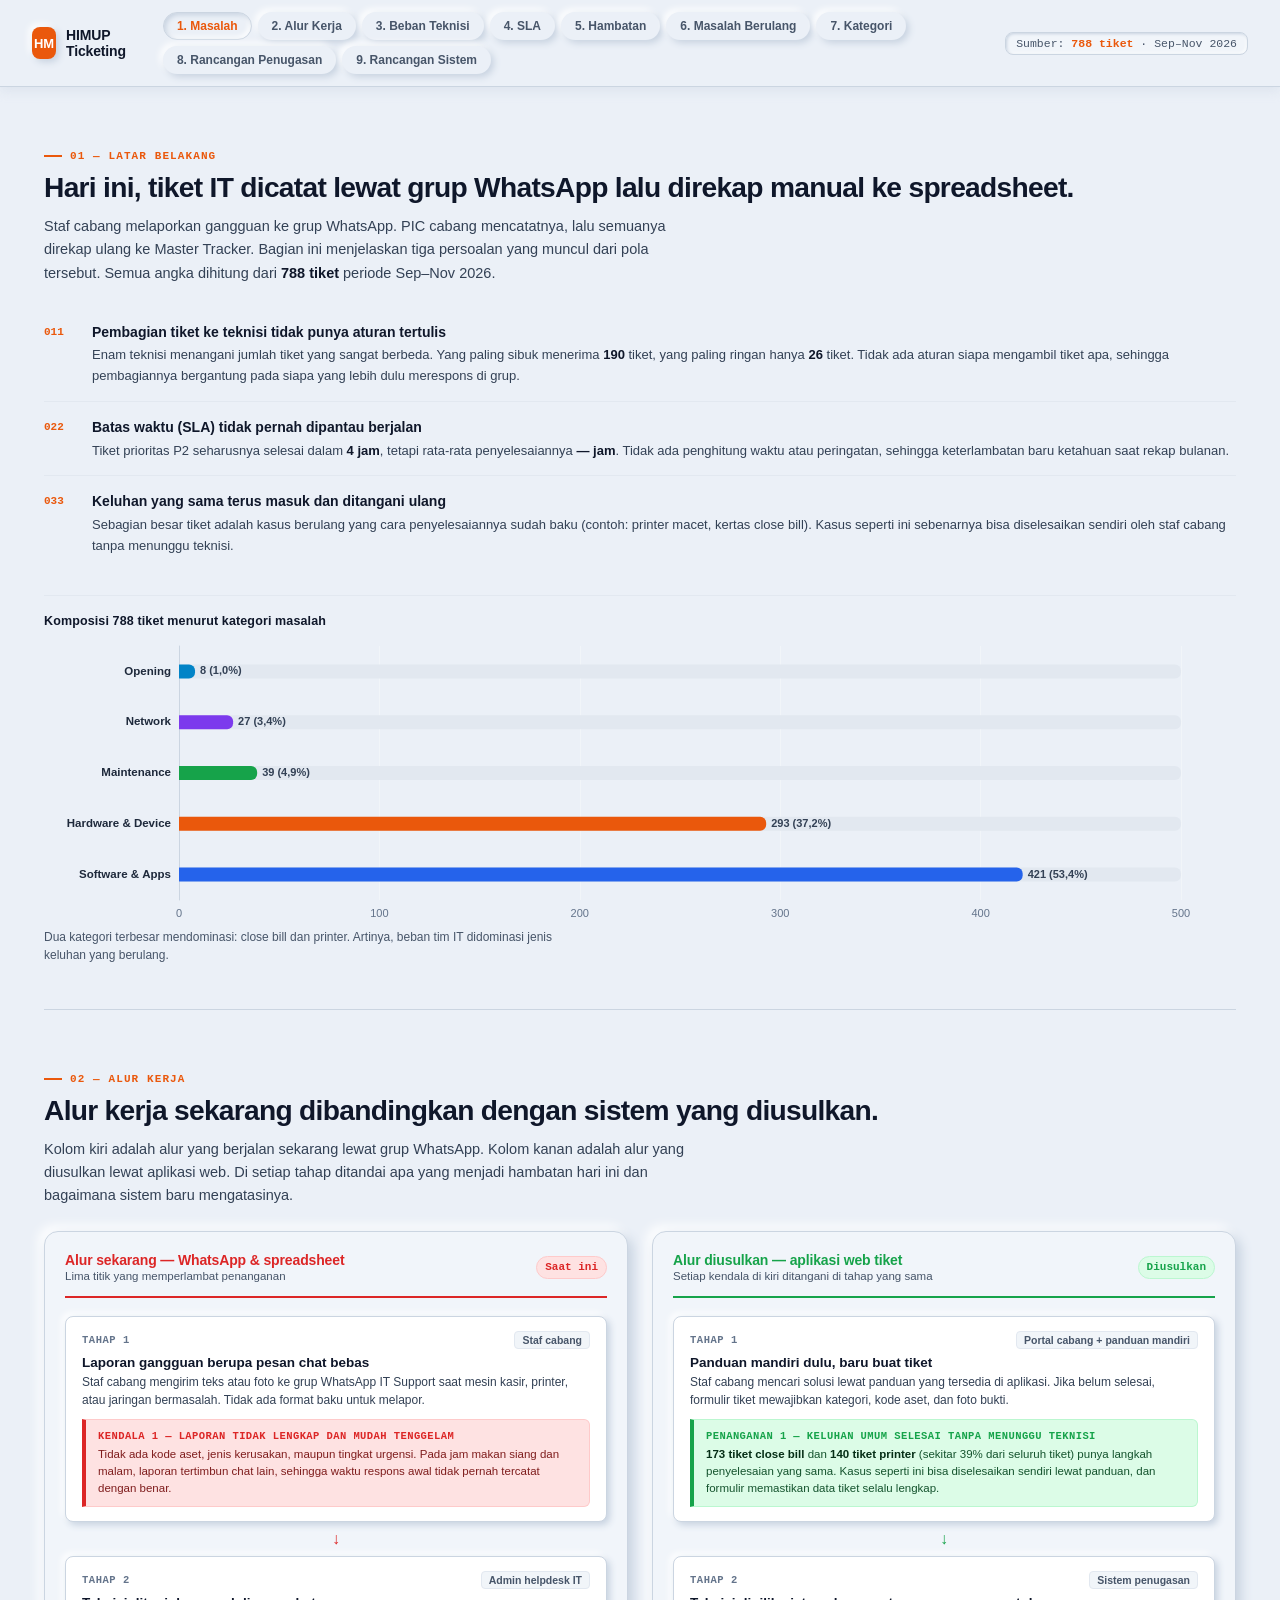
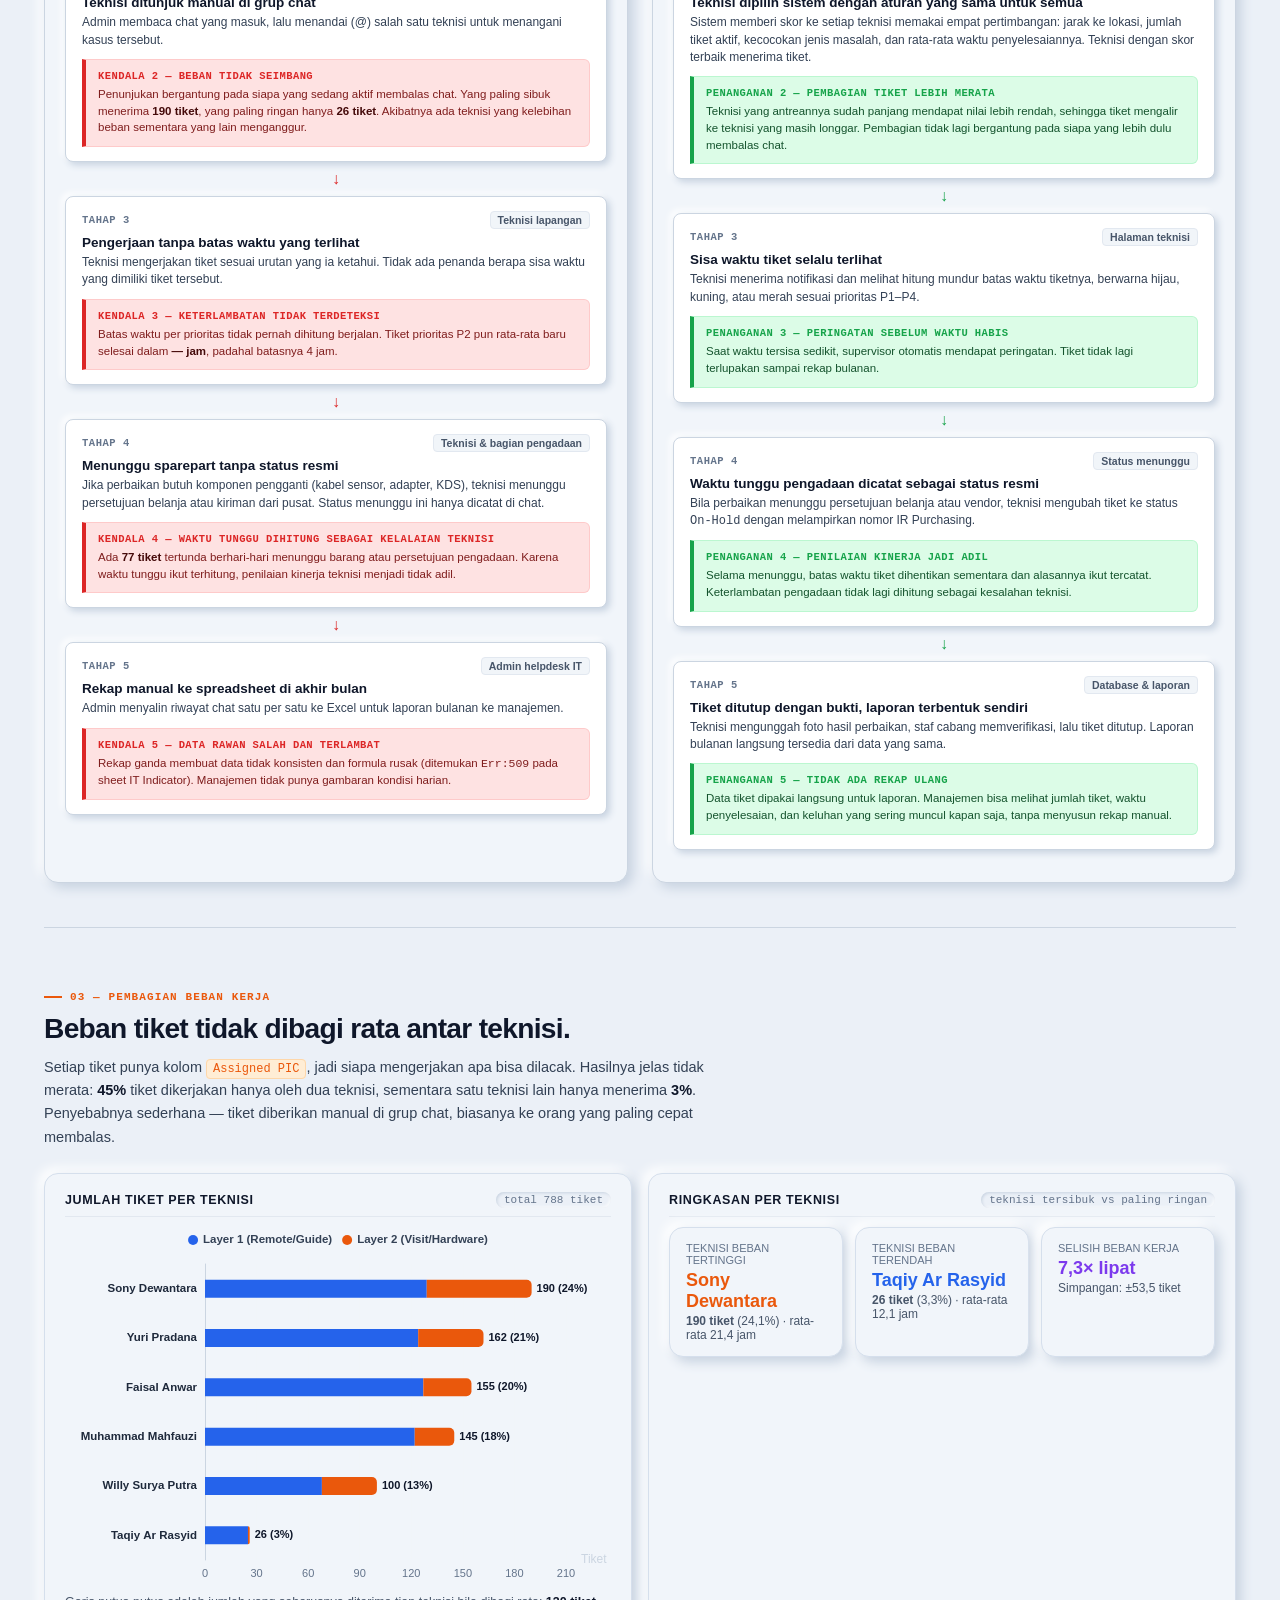
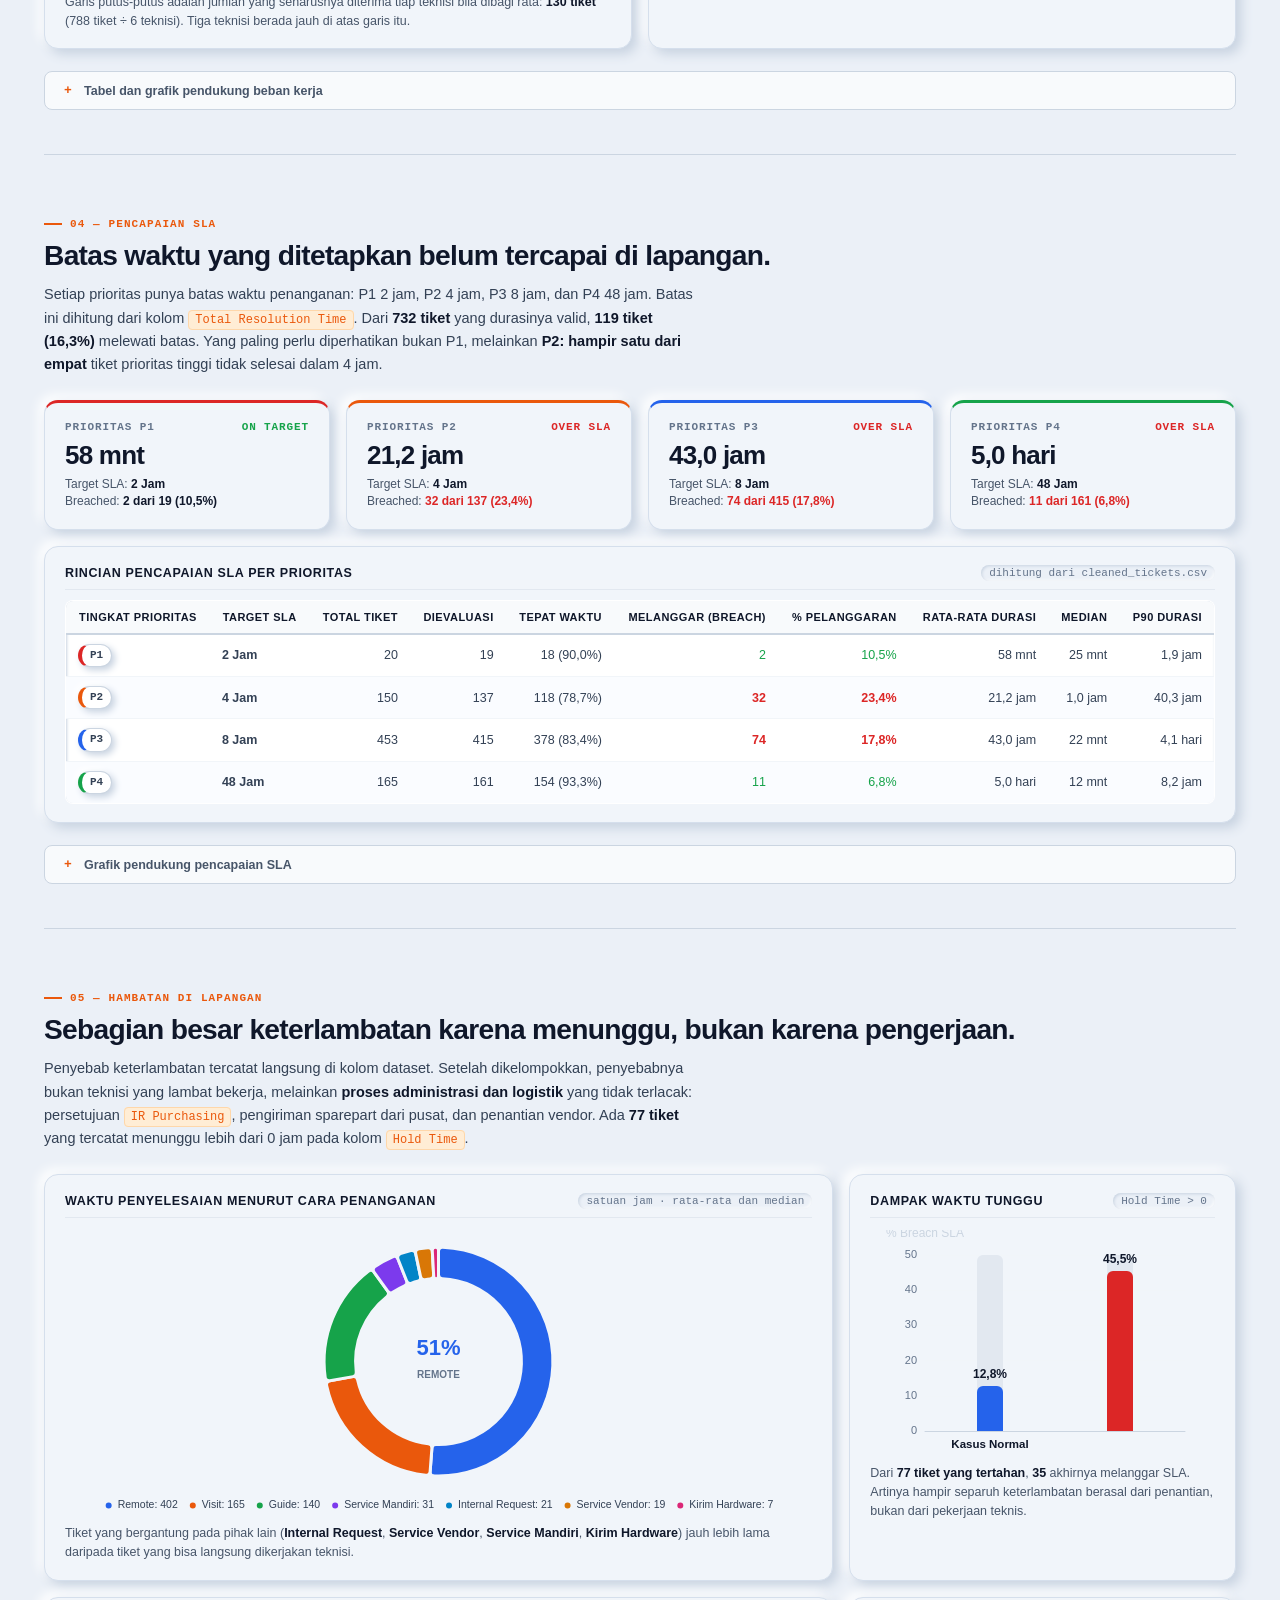
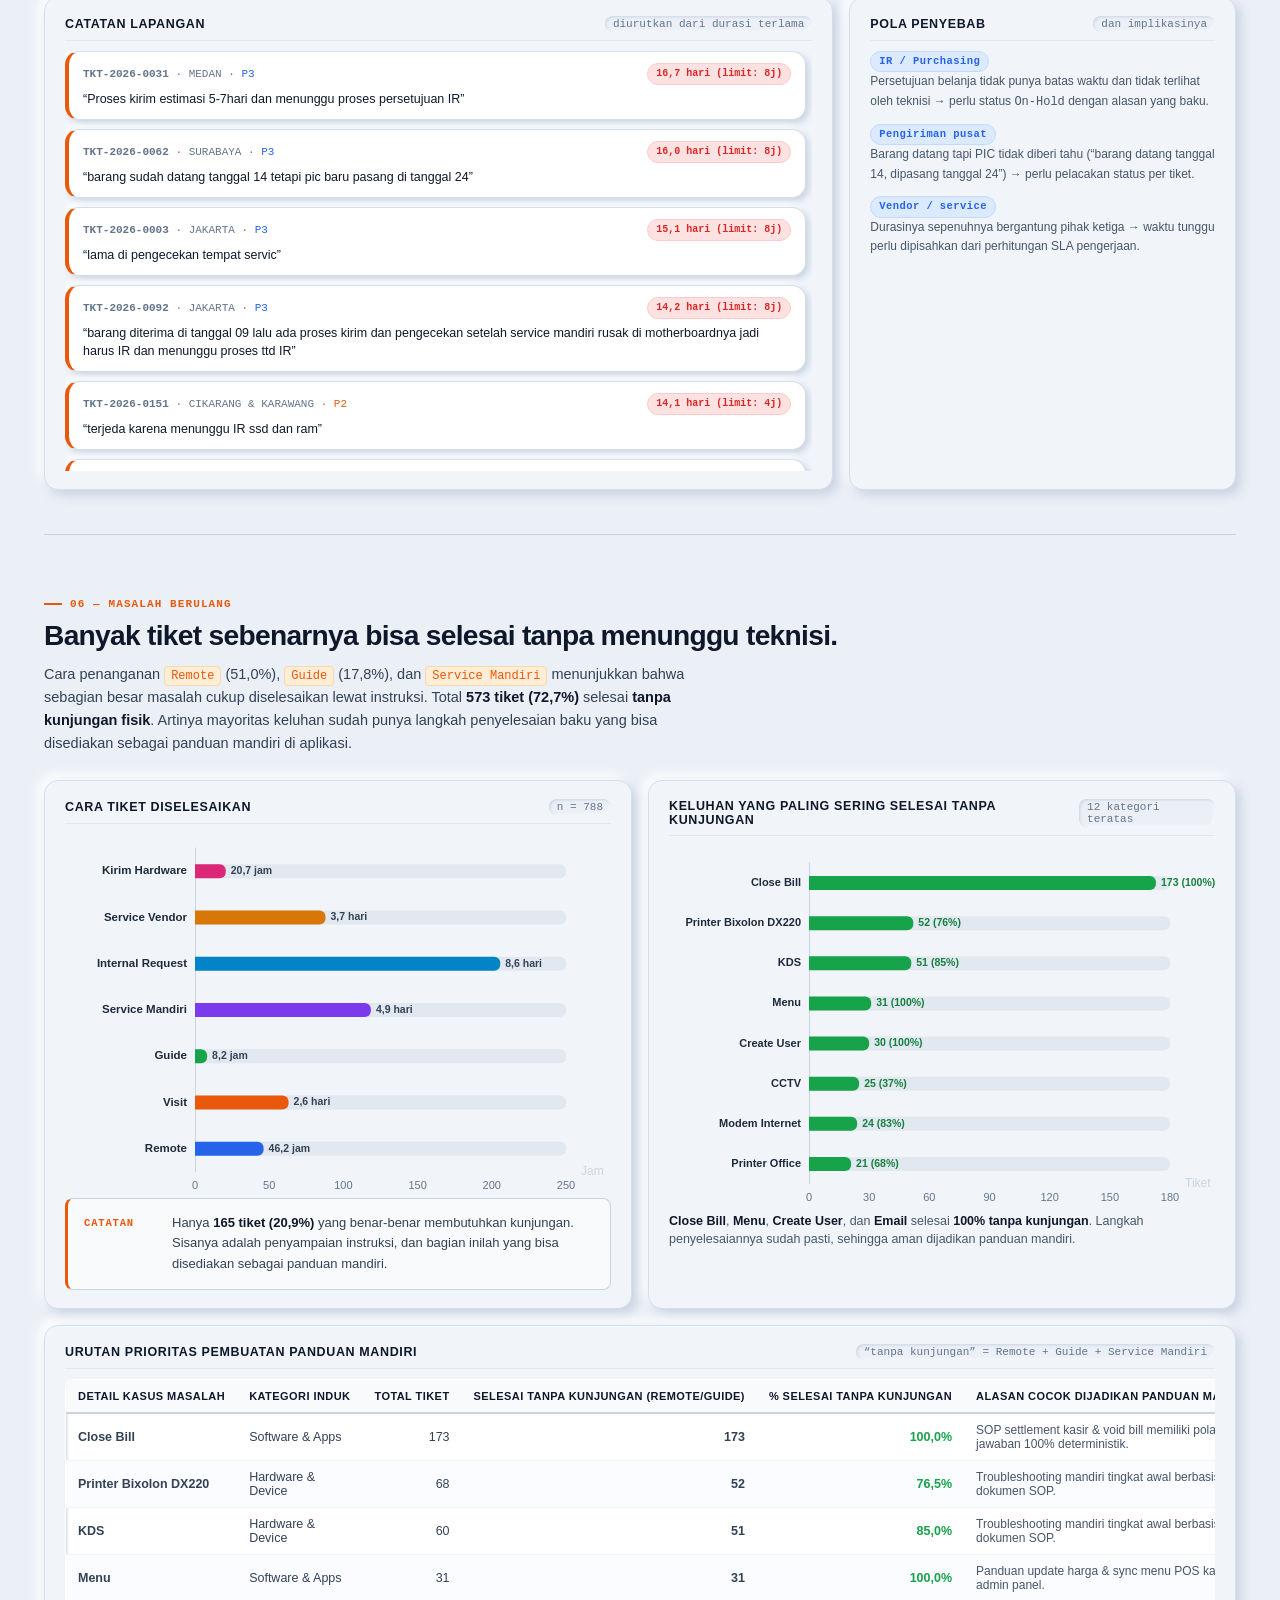
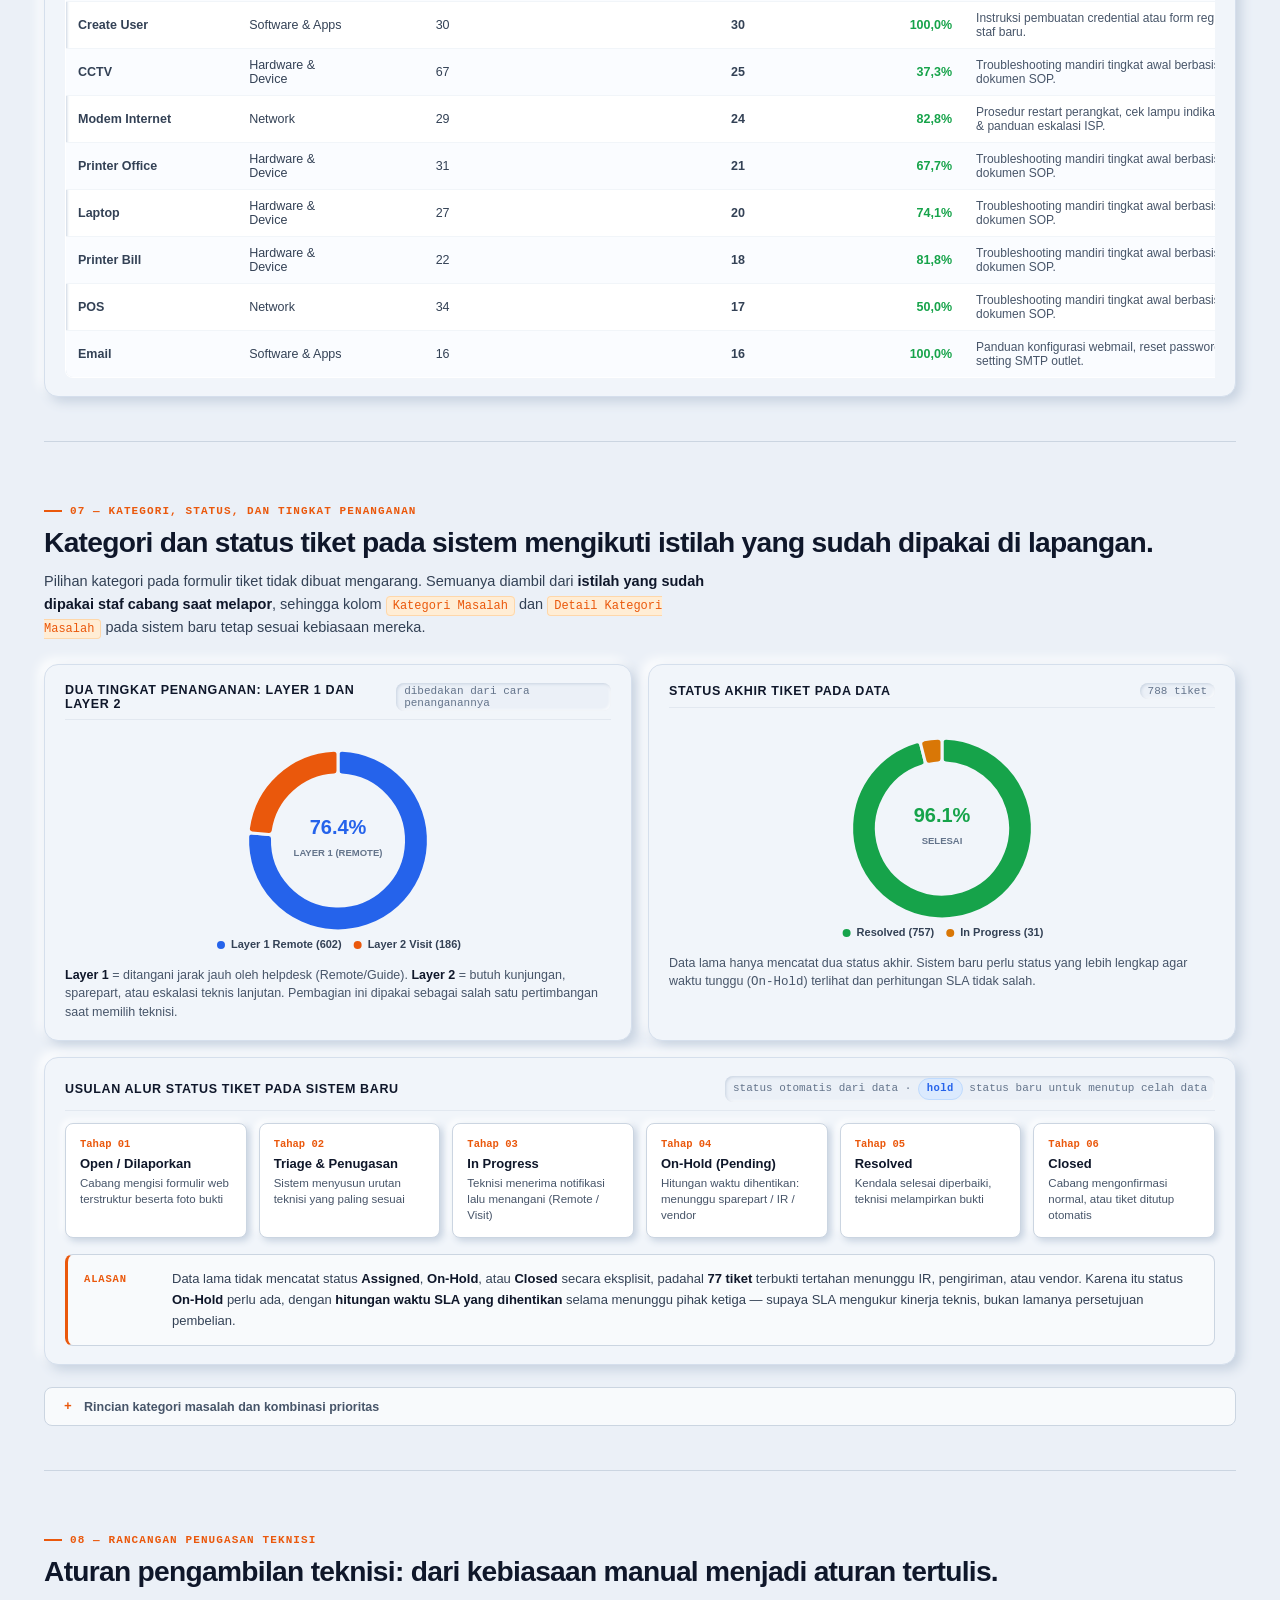
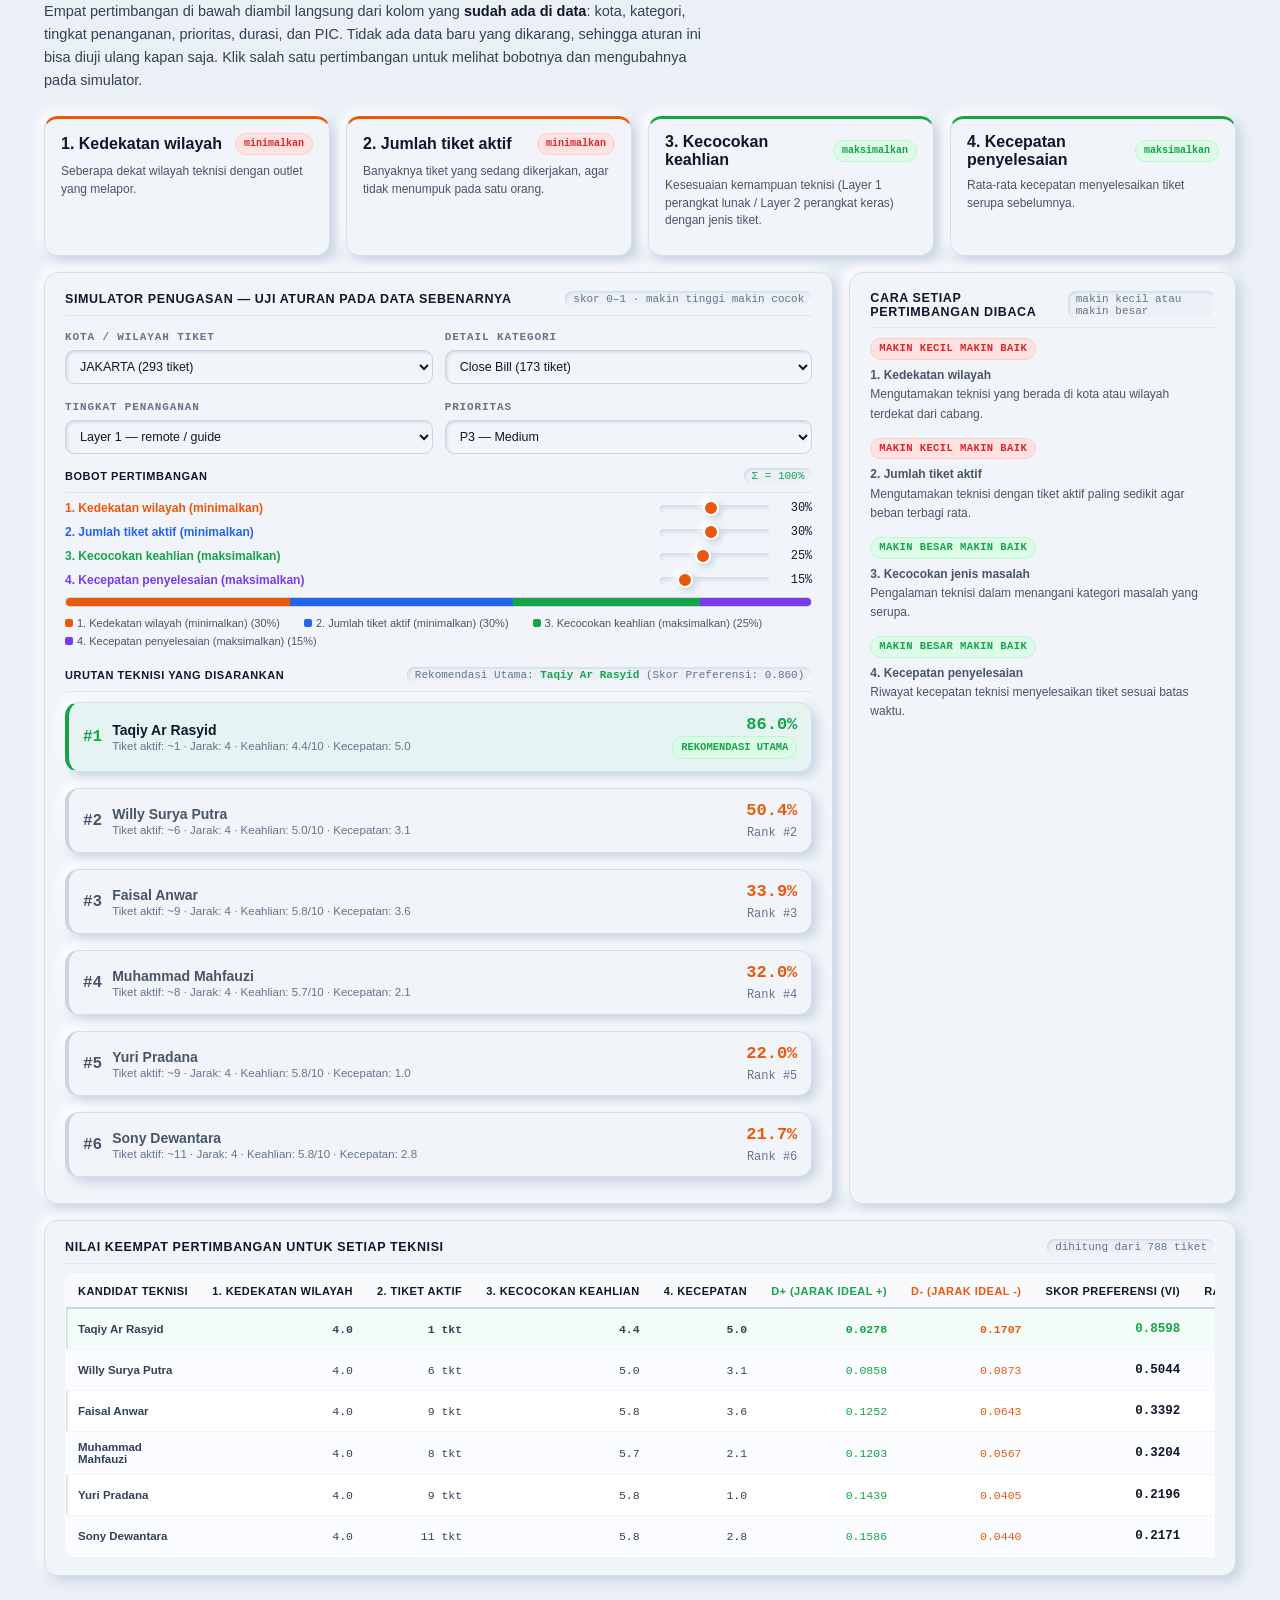
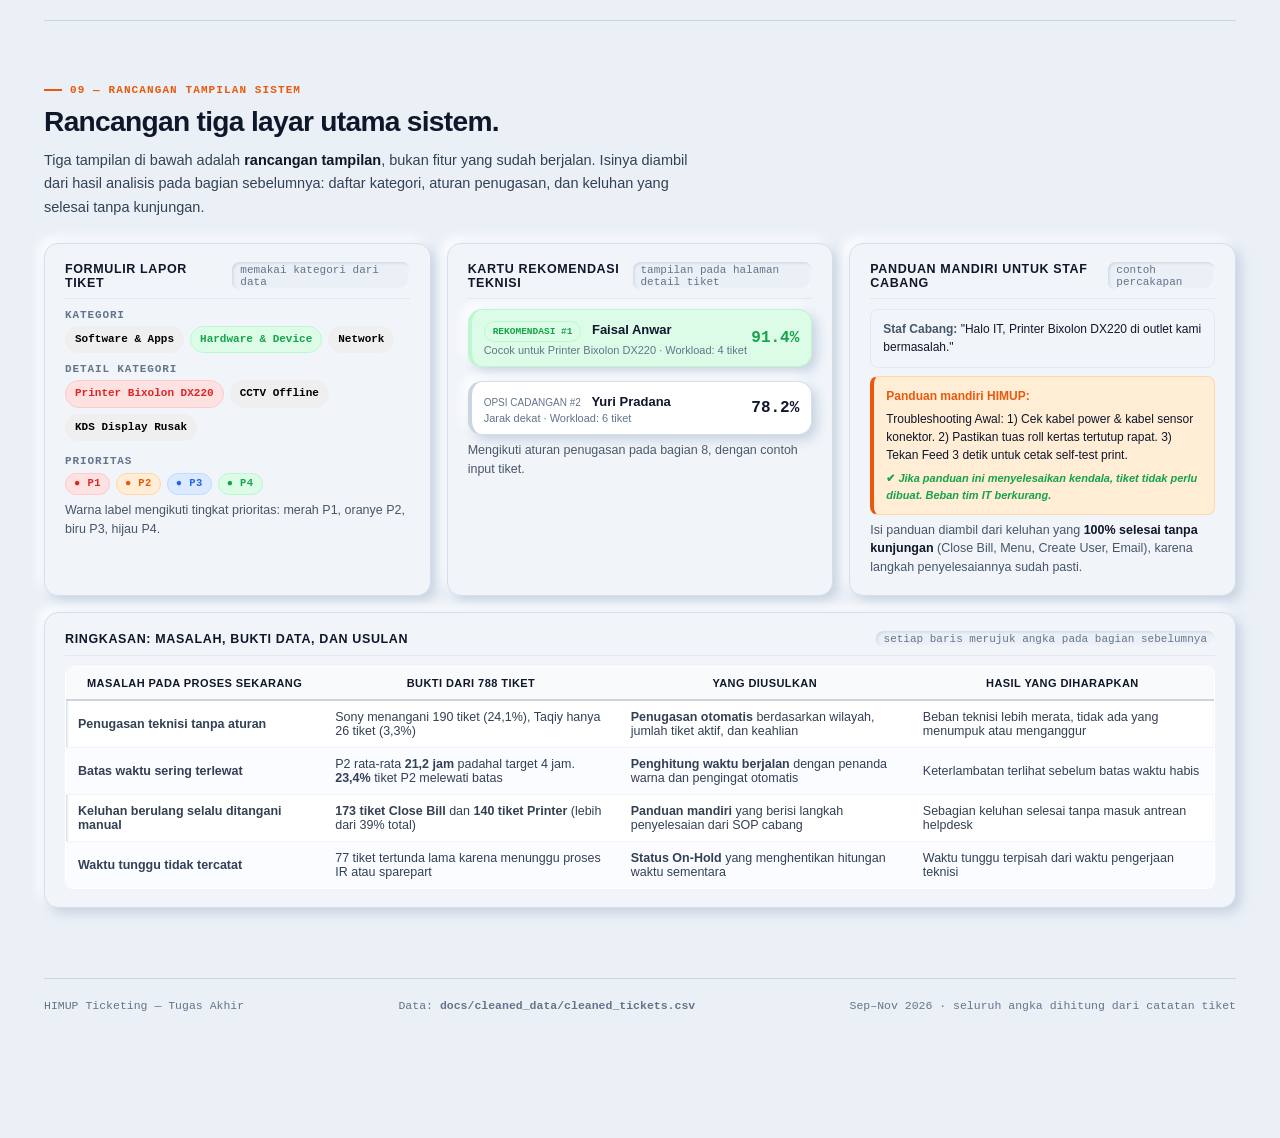
<file: analisis_data/index.html>
<!DOCTYPE html>
<html lang="id">
<head>
<meta charset="UTF-8">
<meta name="viewport" content="width=device-width, initial-scale=1.0">
<title>HIMUP Ticketing — Analisis Data Tiket IT Service Desk</title>
<meta name="description" content="Analisis 788 tiket IT Service Desk HIMUP periode Sep–Nov 2026: masalah yang terjadi hari ini, penyebabnya, dan rancangan sistem yang diajukan.">
<link rel="stylesheet" href="assets/style.css">
</head>
<body>

<div id="scroll-progress"></div>

<header class="topbar">
    <div class="brand">
        <div class="brand-mark">HM</div>
        <div class="brand-text">HIMUP Ticketing</div>
    </div>
    <nav class="topnav" id="topnav">
        <button data-target="problem">1. Masalah</button>
        <button data-target="workflow">2. Alur Kerja</button>
        <button data-target="workload">3. Beban Teknisi</button>
        <button data-target="sla">4. SLA</button>
        <button data-target="bottleneck">5. Hambatan</button>
        <button data-target="rag">6. Masalah Berulang</button>
        <button data-target="taxonomy">7. Kategori</button>
        <button data-target="deployment">8. Rancangan Penugasan</button>
        <button data-target="demo">9. Rancangan Sistem</button>
    </nav>
    <div class="topbar-meta">Sumber: <b>788 tiket</b> · Sep–Nov 2026</div>
</header>

<main class="deck">

<!-- ══════════════════════════════════════════════════════════════════════════
     01 — PROBLEM STATEMENT
     ══════════════════════════════════════════════════════════════════════════ -->
<section class="slide" id="problem">
<div class="eyebrow">01 — Latar Belakang</div>
<h2 class="slide-title">Hari ini, tiket IT dicatat lewat grup WhatsApp lalu direkap manual ke spreadsheet.</h2>
<p class="slide-lede">
    Staf cabang melaporkan gangguan ke grup WhatsApp. PIC cabang mencatatnya, lalu semuanya
    direkap ulang ke Master Tracker. Bagian ini menjelaskan tiga persoalan yang muncul dari pola
    tersebut. Semua angka dihitung dari <b><span class="js-ticket-count">788</span> tiket</b>
    periode <span class="js-period">Sep–Nov 2026</span>.
</p>

<ol class="findings">
    <li class="finding">
        <div class="finding-num">1</div>
        <div class="finding-body">
            <div class="finding-title">Pembagian tiket ke teknisi tidak punya aturan tertulis</div>
            <p>
                Enam teknisi menangani jumlah tiket yang sangat berbeda. Yang paling sibuk menerima
                <b data-tech-max>190</b> tiket, yang paling ringan hanya <b data-tech-min>26</b> tiket.
                Tidak ada aturan siapa mengambil tiket apa, sehingga pembagiannya bergantung pada
                siapa yang lebih dulu merespons di grup.
            </p>
        </div>
    </li>
    <li class="finding">
        <div class="finding-num">2</div>
        <div class="finding-body">
            <div class="finding-title">Batas waktu (SLA) tidak pernah dipantau berjalan</div>
            <p>
                Tiket prioritas P2 seharusnya selesai dalam <b>4 jam</b>, tetapi rata-rata
                penyelesaiannya <b><span data-count="sla.P2.avg_hours" data-decimals="1">0</span> jam</b>.
                Tidak ada penghitung waktu atau peringatan, sehingga keterlambatan baru ketahuan
                saat rekap bulanan.
            </p>
        </div>
    </li>
    <li class="finding">
        <div class="finding-num">3</div>
        <div class="finding-body">
            <div class="finding-title">Keluhan yang sama terus masuk dan ditangani ulang</div>
            <p>
                Sebagian besar tiket adalah kasus berulang yang cara penyelesaiannya sudah baku
                (contoh: printer macet, kertas close bill). Kasus seperti ini sebenarnya bisa
                diselesaikan sendiri oleh staf cabang tanpa menunggu teknisi.
            </p>
        </div>
    </li>
</ol>

<div class="chart-block">
    <div class="chart-block-title">Komposisi 788 tiket menurut kategori masalah</div>
    <div class="chart" id="chart-category"></div>
    <p class="chart-caption">
        Dua kategori terbesar mendominasi: close bill dan printer. Artinya, beban tim IT
        didominasi jenis keluhan yang berulang.
    </p>
</div>
</section>

<!-- ══════════════════════════════════════════════════════════════════════════
     02 — PERBANDINGAN ALUR KERJA
     Alur sekarang (WhatsApp) vs sistem yang diusulkan
     ══════════════════════════════════════════════════════════════════════════ -->
<section class="slide" id="workflow">
<div class="eyebrow">02 — Alur Kerja</div>
<h2 class="slide-title">Alur kerja sekarang dibandingkan dengan sistem yang diusulkan.</h2>
<p class="slide-lede">
    Kolom kiri adalah alur yang berjalan sekarang lewat grup WhatsApp. Kolom kanan adalah
    alur yang diusulkan lewat aplikasi web. Di setiap tahap ditandai apa yang menjadi
    hambatan hari ini dan bagaimana sistem baru mengatasinya.
</p>

<div class="workflow-container reveal">
    <!-- COLUMN 1: ALUR KONVENSIONAL (WHATSAPP) -->
    <div class="workflow-column">
        <div class="workflow-header is-legacy">
            <div>
                <div class="workflow-title" style="color:var(--p1)">Alur sekarang — WhatsApp &amp; spreadsheet</div>
                <div class="workflow-subtitle">Lima titik yang memperlambat penanganan</div>
            </div>
            <span class="badge is-alert">Saat ini</span>
        </div>

        <!-- Step 1 -->
        <div class="wf-step">
            <div class="wf-step-top">
                <span class="wf-step-num">Tahap 1</span>
                <span class="wf-step-actor">Staf cabang</span>
            </div>
            <div class="wf-step-title">Laporan gangguan berupa pesan chat bebas</div>
            <div class="wf-step-desc">
                Staf cabang mengirim teks atau foto ke grup WhatsApp IT Support saat mesin kasir,
                printer, atau jaringan bermasalah. Tidak ada format baku untuk melapor.
            </div>
            <div class="bottleneck-box">
                <div class="bottleneck-tag">Kendala 1 — laporan tidak lengkap dan mudah tenggelam</div>
                <div class="bottleneck-desc">
                    Tidak ada kode aset, jenis kerusakan, maupun tingkat urgensi. Pada jam makan
                    siang dan malam, laporan tertimbun chat lain, sehingga waktu respons awal
                    tidak pernah tercatat dengan benar.
                </div>
            </div>
        </div>

        <div class="wf-arrow is-alert">↓</div>

        <!-- Step 2 -->
        <div class="wf-step">
            <div class="wf-step-top">
                <span class="wf-step-num">Tahap 2</span>
                <span class="wf-step-actor">Admin helpdesk IT</span>
            </div>
            <div class="wf-step-title">Teknisi ditunjuk manual di grup chat</div>
            <div class="wf-step-desc">
                Admin membaca chat yang masuk, lalu menandai (@) salah satu teknisi untuk
                menangani kasus tersebut.
            </div>
            <div class="bottleneck-box">
                <div class="bottleneck-tag">Kendala 2 — beban tidak seimbang</div>
                <div class="bottleneck-desc">
                    Penunjukan bergantung pada siapa yang sedang aktif membalas chat.
                    Yang paling sibuk menerima <b>190 tiket</b>, yang paling ringan hanya
                    <b>26 tiket</b>. Akibatnya ada teknisi yang kelebihan beban sementara
                    yang lain menganggur.
                </div>
            </div>
        </div>

        <div class="wf-arrow is-alert">↓</div>

        <!-- Step 3 -->
        <div class="wf-step">
            <div class="wf-step-top">
                <span class="wf-step-num">Tahap 3</span>
                <span class="wf-step-actor">Teknisi lapangan</span>
            </div>
            <div class="wf-step-title">Pengerjaan tanpa batas waktu yang terlihat</div>
            <div class="wf-step-desc">
                Teknisi mengerjakan tiket sesuai urutan yang ia ketahui. Tidak ada penanda
                berapa sisa waktu yang dimiliki tiket tersebut.
            </div>
            <div class="bottleneck-box">
                <div class="bottleneck-tag">Kendala 3 — keterlambatan tidak terdeteksi</div>
                <div class="bottleneck-desc">
                    Batas waktu per prioritas tidak pernah dihitung berjalan. Tiket prioritas
                    P2 pun rata-rata baru selesai dalam
                    <b><span data-count="sla.P2.avg_hours" data-decimals="1">0</span> jam</b>,
                    padahal batasnya 4 jam.
                </div>
            </div>
        </div>

        <div class="wf-arrow is-alert">↓</div>

        <!-- Step 4 -->
        <div class="wf-step">
            <div class="wf-step-top">
                <span class="wf-step-num">Tahap 4</span>
                <span class="wf-step-actor">Teknisi &amp; bagian pengadaan</span>
            </div>
            <div class="wf-step-title">Menunggu sparepart tanpa status resmi</div>
            <div class="wf-step-desc">
                Jika perbaikan butuh komponen pengganti (kabel sensor, adapter, KDS), teknisi
                menunggu persetujuan belanja atau kiriman dari pusat. Status menunggu ini hanya
                dicatat di chat.
            </div>
            <div class="bottleneck-box">
                <div class="bottleneck-tag">Kendala 4 — waktu tunggu dihitung sebagai kelalaian teknisi</div>
                <div class="bottleneck-desc">
                    Ada <b>77 tiket</b> tertunda berhari-hari menunggu barang atau persetujuan
                    pengadaan. Karena waktu tunggu ikut terhitung, penilaian kinerja teknisi
                    menjadi tidak adil.
                </div>
            </div>
        </div>

        <div class="wf-arrow is-alert">↓</div>

        <!-- Step 5 -->
        <div class="wf-step">
            <div class="wf-step-top">
                <span class="wf-step-num">Tahap 5</span>
                <span class="wf-step-actor">Admin helpdesk IT</span>
            </div>
            <div class="wf-step-title">Rekap manual ke spreadsheet di akhir bulan</div>
            <div class="wf-step-desc">
                Admin menyalin riwayat chat satu per satu ke Excel untuk laporan bulanan ke
                manajemen.
            </div>
            <div class="bottleneck-box">
                <div class="bottleneck-tag">Kendala 5 — data rawan salah dan terlambat</div>
                <div class="bottleneck-desc">
                    Rekap ganda membuat data tidak konsisten dan formula rusak (ditemukan
                    <code>Err:509</code> pada sheet IT Indicator). Manajemen tidak punya
                    gambaran kondisi harian.
                </div>
            </div>
        </div>
    </div>

    <!-- COLUMN 2: ALUR TERUSULKAN (SISTEM TIKET TERINTEGRASI) -->
    <div class="workflow-column">
        <div class="workflow-header is-proposed">
            <div>
                <div class="workflow-title" style="color:var(--ok)">Alur diusulkan — aplikasi web tiket</div>
                <div class="workflow-subtitle">Setiap kendala di kiri ditangani di tahap yang sama</div>
            </div>
            <span class="badge is-ok">Diusulkan</span>
        </div>

        <!-- Step 1 -->
        <div class="wf-step">
            <div class="wf-step-top">
                <span class="wf-step-num">Tahap 1</span>
                <span class="wf-step-actor">Portal cabang + panduan mandiri</span>
            </div>
            <div class="wf-step-title">Panduan mandiri dulu, baru buat tiket</div>
            <div class="wf-step-desc">
                Staf cabang mencari solusi lewat panduan yang tersedia di aplikasi. Jika belum
                selesai, formulir tiket mewajibkan kategori, kode aset, dan foto bukti.
            </div>
            <div class="solution-box">
                <div class="solution-tag">Penanganan 1 — keluhan umum selesai tanpa menunggu teknisi</div>
                <div class="solution-desc">
                    <b>173 tiket close bill</b> dan <b>140 tiket printer</b> (sekitar 39% dari
                    seluruh tiket) punya langkah penyelesaian yang sama. Kasus seperti ini bisa
                    diselesaikan sendiri lewat panduan, dan formulir memastikan data tiket
                    selalu lengkap.
                </div>
            </div>
        </div>

        <div class="wf-arrow is-ok">↓</div>

        <!-- Step 2 -->
        <div class="wf-step">
            <div class="wf-step-top">
                <span class="wf-step-num">Tahap 2</span>
                <span class="wf-step-actor">Sistem penugasan</span>
            </div>
            <div class="wf-step-title">Teknisi dipilih sistem dengan aturan yang sama untuk semua</div>
            <div class="wf-step-desc">
                Sistem memberi skor ke setiap teknisi memakai empat pertimbangan: jarak ke
                lokasi, jumlah tiket aktif, kecocokan jenis masalah, dan rata-rata waktu
                penyelesaiannya. Teknisi dengan skor terbaik menerima tiket.
            </div>
            <div class="solution-box">
                <div class="solution-tag">Penanganan 2 — pembagian tiket lebih merata</div>
                <div class="solution-desc">
                    Teknisi yang antreannya sudah panjang mendapat nilai lebih rendah, sehingga
                    tiket mengalir ke teknisi yang masih longgar. Pembagian tidak lagi
                    bergantung pada siapa yang lebih dulu membalas chat.
                </div>
            </div>
        </div>

        <div class="wf-arrow is-ok">↓</div>

        <!-- Step 3 -->
        <div class="wf-step">
            <div class="wf-step-top">
                <span class="wf-step-num">Tahap 3</span>
                <span class="wf-step-actor">Halaman teknisi</span>
            </div>
            <div class="wf-step-title">Sisa waktu tiket selalu terlihat</div>
            <div class="wf-step-desc">
                Teknisi menerima notifikasi dan melihat hitung mundur batas waktu tiketnya,
                berwarna hijau, kuning, atau merah sesuai prioritas P1–P4.
            </div>
            <div class="solution-box">
                <div class="solution-tag">Penanganan 3 — peringatan sebelum waktu habis</div>
                <div class="solution-desc">
                    Saat waktu tersisa sedikit, supervisor otomatis mendapat peringatan. Tiket
                    tidak lagi terlupakan sampai rekap bulanan.
                </div>
            </div>
        </div>

        <div class="wf-arrow is-ok">↓</div>

        <!-- Step 4 -->
        <div class="wf-step">
            <div class="wf-step-top">
                <span class="wf-step-num">Tahap 4</span>
                <span class="wf-step-actor">Status menunggu</span>
            </div>
            <div class="wf-step-title">Waktu tunggu pengadaan dicatat sebagai status resmi</div>
            <div class="wf-step-desc">
                Bila perbaikan menunggu persetujuan belanja atau vendor, teknisi mengubah tiket
                ke status <code>On-Hold</code> dengan melampirkan nomor IR Purchasing.
            </div>
            <div class="solution-box">
                <div class="solution-tag">Penanganan 4 — penilaian kinerja jadi adil</div>
                <div class="solution-desc">
                    Selama menunggu, batas waktu tiket dihentikan sementara dan alasannya ikut
                    tercatat. Keterlambatan pengadaan tidak lagi dihitung sebagai kesalahan
                    teknisi.
                </div>
            </div>
        </div>

        <div class="wf-arrow is-ok">↓</div>

        <!-- Step 5 -->
        <div class="wf-step">
            <div class="wf-step-top">
                <span class="wf-step-num">Tahap 5</span>
                <span class="wf-step-actor">Database &amp; laporan</span>
            </div>
            <div class="wf-step-title">Tiket ditutup dengan bukti, laporan terbentuk sendiri</div>
            <div class="wf-step-desc">
                Teknisi mengunggah foto hasil perbaikan, staf cabang memverifikasi, lalu tiket
                ditutup. Laporan bulanan langsung tersedia dari data yang sama.
            </div>
            <div class="solution-box">
                <div class="solution-tag">Penanganan 5 — tidak ada rekap ulang</div>
                <div class="solution-desc">
                    Data tiket dipakai langsung untuk laporan. Manajemen bisa melihat jumlah
                    tiket, waktu penyelesaian, dan keluhan yang sering muncul kapan saja,
                    tanpa menyusun rekap manual.
                </div>
            </div>
        </div>
    </div>
</div>
</section>

<!-- ══════════════════════════════════════════════════════════════════════════
     03 — WORKLOAD IMBALANCE
     ══════════════════════════════════════════════════════════════════════════ -->
<section class="slide" id="workload">
<div class="eyebrow">03 — Pembagian Beban Kerja</div>
<h2 class="slide-title">Beban tiket tidak dibagi rata antar teknisi.</h2>
<p class="slide-lede">
    Setiap tiket punya kolom <code>Assigned PIC</code>, jadi siapa mengerjakan apa bisa dilacak.
    Hasilnya jelas tidak merata: <b class="js-top-two-share">44%</b> tiket dikerjakan hanya oleh dua
    teknisi, sementara satu teknisi lain hanya menerima <b class="js-bottom-share">3%</b>.
    Penyebabnya sederhana — tiket diberikan manual di grup chat, biasanya ke orang yang paling
    cepat membalas.
</p>

<div class="grid grid-2">
    <div class="card reveal">
        <div class="card-head">
            <div class="card-title">Jumlah tiket per teknisi</div>
            <div class="card-note">total <span class="js-ticket-count">788</span> tiket</div>
        </div>
        <div class="chart tall" id="chart-workload"></div>
        <p class="card-sub">
            Garis putus-putus adalah jumlah yang seharusnya diterima tiap teknisi bila dibagi rata:
            <b><span data-count="kpis.workload_mean" data-decimals="0">0</span> tiket</b>
            (788 tiket ÷ 6 teknisi). Tiga teknisi berada jauh di atas garis itu.
        </p>
    </div>

    <div class="card reveal">
        <div class="card-head">
            <div class="card-title">Ringkasan per teknisi</div>
            <div class="card-note">teknisi tersibuk vs paling ringan</div>
        </div>
        <div id="tech-profile"></div>
    </div>
</div>

<details class="aside-diagram">
    <summary>Tabel dan grafik pendukung beban kerja</summary>
    <div class="aside-body">
        <div class="grid grid-2" style="gap:16px">
            <div class="card">
                <div class="card-head">
                    <div class="card-title">Beban tiket vs. rata-rata waktu penyelesaian</div>
                </div>
                <div class="chart" id="chart-workload-mttr"></div>
                <p class="card-sub">
                    Beban tinggi tidak selalu berarti lambat, tetapi teknisi yang sudah penuh
                    akan sulit menerima tiket yang butuh kunjungan (Layer 2).
                </p>
            </div>
            <div class="card">
                <div class="card-head">
                    <div class="card-title">Sebaran wilayah per teknisi</div>
                    <div class="card-note">6 kota teratas · semua jenis penanganan</div>
                </div>
                <div class="chart" id="chart-city-tech"></div>
                <p class="card-sub">
                    Semua teknisi melayani lintas kota. Kedekatan lokasi belum dijadikan
                    pertimbangan saat menugaskan tiket.
                </p>
            </div>
        </div>

        <div class="card" style="margin-top:16px">
            <div class="card-head">
                <div class="card-title">Tiket yang butuh kunjungan fisik, per teknisi</div>
                <div class="card-note"><span data-count="kpis.layer2">0</span> tiket dari <span class="js-ticket-count">788</span></div>
            </div>
            <div style="overflow-x:auto; margin-top:10px" id="matrix-holder"></div>
            <div class="callout" style="margin-top:14px">
                <div class="callout-tag">Catatan</div>
                <div>
                    Wilayah dengan banyak tiket kunjungan tetap dikerjakan siapa pun yang sedang
                    tidak sibuk. Akibatnya satu teknisi bisa menjadi satu-satunya penanggung jawab
                    untuk wilayah tertentu — inilah yang ingin dicegah oleh sistem penugasan.
                </div>
            </div>
        </div>
    </div>
</details>
</section>
<!-- ══════════════════════════════════════════════════════════════════════════
     04 — SLA PERFORMANCE
     ══════════════════════════════════════════════════════════════════════════ -->
<section class="slide" id="sla">
<div class="eyebrow">04 — Pencapaian SLA</div>
<h2 class="slide-title">Batas waktu yang ditetapkan belum tercapai di lapangan.</h2>
<p class="slide-lede">
    Setiap prioritas punya batas waktu penanganan: P1 2 jam, P2 4 jam, P3 8 jam, dan P4 48 jam.
    Batas ini dihitung dari kolom <code>Total Resolution Time</code>.
    Dari <b><span data-count="kpis.sla_evaluated">732</span> tiket</b> yang durasinya valid,
    <b><span data-count="kpis.sla_breached">119</span> tiket (<span data-count="kpis.sla_breach_pct" data-decimals="1">0</span>%)</b>
    melewati batas. Yang paling perlu diperhatikan bukan P1, melainkan <b>P2: hampir satu dari
    empat</b> tiket prioritas tinggi tidak selesai dalam 4 jam.
</p>

<div class="grid grid-4 reveal" id="sla-kpi-row"></div>

<div class="card reveal" style="margin-top:16px">
    <div class="card-head">
        <div class="card-title">Rincian pencapaian SLA per prioritas</div>
        <div class="card-note">dihitung dari cleaned_tickets.csv</div>
    </div>
    <div style="overflow-x:auto; margin-top:10px" id="sla-table-holder"></div>
</div>

<details class="aside-diagram">
    <summary>Grafik pendukung pencapaian SLA</summary>
    <div class="aside-body">
        <div class="grid grid-2" style="gap:16px">
            <div class="card">
                <div class="card-head">
                    <div class="card-title">Batas waktu vs. waktu penyelesaian sebenarnya</div>
                    <div class="card-note">satuan jam · skala logaritmik</div>
                </div>
                <div class="chart tall" id="chart-sla-compare"></div>
                <p class="card-sub">
                    Rata-rata bisa menyesatkan: banyak tiket P3/P4 selesai dalam hitungan menit,
                    tetapi ada sebagian kecil yang tertahan berhari-hari karena pengadaan atau
                    vendor. Karena itu <b>median</b> ditampilkan berdampingan dengan rata-rata.
                </p>
            </div>
            <div class="card">
                <div class="card-head">
                    <div class="card-title">Sebaran waktu penyelesaian</div>
                    <div class="card-note">per prioritas · garis = batas SLA</div>
                </div>
                <div class="tabs" id="sla-box-tabs"></div>
                <div class="chart" id="chart-sla-box" style="height:300px"></div>
                <p class="card-sub">
                    Kotak menunjukkan rentang mayoritas tiket. Ekor yang memanjang ke kanan
                    menandakan masih ada tiket yang tertahan berhari-hari.
                </p>
            </div>
        </div>
    </div>
</details>
</section>
<!-- ══════════════════════════════════════════════════════════════════════════
     05 — HAMBATAN LAPANGAN NYATA
     ══════════════════════════════════════════════════════════════════════════ -->
<section class="slide" id="bottleneck">
<div class="eyebrow">05 — Hambatan di Lapangan</div>
<h2 class="slide-title">Sebagian besar keterlambatan karena menunggu, bukan karena pengerjaan.</h2>
<p class="slide-lede">
    Penyebab keterlambatan tercatat langsung di kolom dataset. Setelah dikelompokkan, penyebabnya
    bukan teknisi yang lambat bekerja, melainkan <b>proses administrasi dan logistik</b> yang tidak
    terlacak: persetujuan <code>IR Purchasing</code>, pengiriman sparepart dari pusat, dan
    penantian vendor. Ada <b><span data-count="kpis.hold_tickets">77</span> tiket</b> yang tercatat
    menunggu lebih dari 0 jam pada kolom <code>Hold Time</code>.
</p>

<div class="grid grid-3">
    <div class="card span-2 reveal">
        <div class="card-head">
            <div class="card-title">Waktu penyelesaian menurut cara penanganan</div>
            <div class="card-note">satuan jam · rata-rata dan median</div>
        </div>
        <div class="chart" id="chart-method"></div>
        <p class="card-sub">
            Tiket yang bergantung pada pihak lain (<b>Internal Request</b>, <b>Service Vendor</b>,
            <b>Service Mandiri</b>, <b>Kirim Hardware</b>) jauh lebih lama daripada tiket yang
            bisa langsung dikerjakan teknisi.
        </p>
    </div>
    <div class="card reveal">
        <div class="card-head">
            <div class="card-title">Dampak waktu tunggu</div>
            <div class="card-note">Hold Time &gt; 0</div>
        </div>
        <div class="chart short" id="chart-hold"></div>
        <p class="card-sub">
            Dari <b><span data-count="kpis.hold_tickets">77</span> tiket yang tertahan</b>,
            <b><span data-count="kpis.hold_breached">35</span></b> akhirnya melanggar SLA. Artinya
            hampir separuh keterlambatan berasal dari penantian, bukan dari pekerjaan teknis.
        </p>
    </div>
</div>

<div class="grid grid-3" style="margin-top:16px">
    <div class="card span-2 reveal">
        <div class="card-head">
            <div class="card-title">Catatan lapangan</div>
            <div class="card-note">diurutkan dari durasi terlama</div>
        </div>
        <div id="bottleneck-quotes" class="reveal" style="display:flex; flex-direction:column; gap:9px; max-height:420px; overflow-y:auto; padding-right:6px; margin-top:10px"></div>
    </div>
    <div class="card reveal">
        <div class="card-head">
            <div class="card-title">Pola penyebab</div>
            <div class="card-note">dan implikasinya</div>
        </div>
        <div style="display:flex; flex-direction:column; gap:12px; margin-top:10px; font-size:12px; color:var(--text-dim); line-height:1.6">
            <div><span class="pill p3">IR / Purchasing</span><br>Persetujuan belanja tidak punya batas waktu dan tidak terlihat oleh teknisi → perlu status <code>On-Hold</code> dengan alasan yang baku.</div>
            <div><span class="pill p3">Pengiriman pusat</span><br>Barang datang tapi PIC tidak diberi tahu (“barang datang tanggal 14, dipasang tanggal 24”) → perlu pelacakan status per tiket.</div>
            <div><span class="pill p3">Vendor / service</span><br>Durasinya sepenuhnya bergantung pihak ketiga → waktu tunggu perlu dipisahkan dari perhitungan SLA pengerjaan.</div>
        </div>
    </div>
</div>
</section>
<!-- ══════════════════════════════════════════════════════════════════════════
     06 — MASALAH BERULANG YANG BISA DISELESAIKAN SENDIRI
     ══════════════════════════════════════════════════════════════════════════ -->
<section class="slide" id="rag">
<div class="eyebrow">06 — Masalah Berulang</div>
<h2 class="slide-title">Banyak tiket sebenarnya bisa selesai tanpa menunggu teknisi.</h2>
<p class="slide-lede">
    Cara penanganan <code>Remote</code> (<span data-count="kpis.remote_pct" data-decimals="1">0</span>%),
    <code>Guide</code> (<span data-count="kpis.guide_pct" data-decimals="1">0</span>%), dan
    <code>Service Mandiri</code> menunjukkan bahwa sebagian besar masalah cukup diselesaikan
    lewat instruksi. Total <b><span data-count="kpis.no_visit">573</span> tiket
    (<span data-count="kpis.no_visit_pct" data-decimals="1">0</span>%)</b> selesai
    <b>tanpa kunjungan fisik</b>. Artinya mayoritas keluhan sudah punya langkah penyelesaian
    baku yang bisa disediakan sebagai panduan mandiri di aplikasi.
</p>

<div class="grid grid-2">
    <div class="card reveal">
        <div class="card-head">
            <div class="card-title">Cara tiket diselesaikan</div>
            <div class="card-note">n = <span class="js-ticket-count">788</span></div>
        </div>
        <div class="chart tall" id="chart-solving"></div>
        <div class="callout" style="margin-top:4px">
            <div class="callout-tag">Catatan</div>
            <div>
                Hanya <b><span data-count="kpis.visit">165</span> tiket (<span data-count="kpis.visit_pct" data-decimals="1">0</span>%)</b>
                yang benar-benar membutuhkan kunjungan. Sisanya adalah penyampaian instruksi,
                dan bagian inilah yang bisa disediakan sebagai panduan mandiri.
            </div>
        </div>
    </div>
    <div class="card reveal">
        <div class="card-head">
            <div class="card-title">Keluhan yang paling sering selesai tanpa kunjungan</div>
            <div class="card-note">12 kategori teratas</div>
        </div>
        <div class="chart tall" id="chart-rag"></div>
        <p class="card-sub">
            <b>Close Bill</b>, <b>Menu</b>, <b>Create User</b>, dan <b>Email</b> selesai
            <b>100% tanpa kunjungan</b>. Langkah penyelesaiannya sudah pasti, sehingga aman
            dijadikan panduan mandiri.
        </p>
    </div>
</div>

<div class="card reveal" style="margin-top:16px">
    <div class="card-head">
        <div class="card-title">Urutan prioritas pembuatan panduan mandiri</div>
        <div class="card-note">“tanpa kunjungan” = Remote + Guide + Service Mandiri</div>
    </div>
    <div style="overflow-x:auto; margin-top:10px" id="rag-table-holder"></div>
</div>
</section>
<!-- ══════════════════════════════════════════════════════════════════════════
     07 — STRUKTUR DATA & PELEVELAN TIKET
     ══════════════════════════════════════════════════════════════════════════ -->
<section class="slide" id="taxonomy">
<div class="eyebrow">07 — Kategori, Status, dan Tingkat Penanganan</div>
<h2 class="slide-title">Kategori dan status tiket pada sistem mengikuti istilah yang sudah dipakai di lapangan.</h2>
<p class="slide-lede">
    Pilihan kategori pada formulir tiket tidak dibuat mengarang. Semuanya diambil dari
    <b>istilah yang sudah dipakai staf cabang saat melapor</b>, sehingga kolom
    <code>Kategori Masalah</code> dan <code>Detail Kategori Masalah</code> pada sistem baru
    tetap sesuai kebiasaan mereka.
</p>

<div class="grid grid-2">
    <div class="card reveal">
        <div class="card-head">
            <div class="card-title">Dua tingkat penanganan: Layer 1 dan Layer 2</div>
            <div class="card-note">dibedakan dari cara penanganannya</div>
        </div>
        <div class="chart short" id="chart-layer"></div>
        <p class="card-sub">
            <b>Layer 1</b> = ditangani jarak jauh oleh helpdesk (Remote/Guide).
            <b>Layer 2</b> = butuh kunjungan, sparepart, atau eskalasi teknis lanjutan.
            Pembagian ini dipakai sebagai salah satu pertimbangan saat memilih teknisi.
        </p>
    </div>
    <div class="card reveal">
        <div class="card-head">
            <div class="card-title">Status akhir tiket pada data</div>
            <div class="card-note"><span class="js-ticket-count">788</span> tiket</div>
        </div>
        <div class="chart short" id="chart-status"></div>
        <p class="card-sub">
            Data lama hanya mencatat dua status akhir. Sistem baru perlu status yang lebih
            lengkap agar waktu tunggu (<code>On-Hold</code>) terlihat dan perhitungan SLA tidak
            salah.
        </p>
    </div>
</div>

<div class="card reveal" style="margin-top:16px">
    <div class="card-head">
        <div class="card-title">Usulan alur status tiket pada sistem baru</div>
        <div class="card-note">status otomatis dari data · <span class="pill p3">hold</span> status baru untuk menutup celah data</div>
    </div>
    <div class="flow" id="lifecycle-flow"></div>
    <div class="callout" style="margin-top:16px">
        <div class="callout-tag">Alasan</div>
        <div>
            Data lama tidak mencatat status <b>Assigned</b>, <b>On-Hold</b>, atau <b>Closed</b>
            secara eksplisit, padahal <b><span data-count="kpis.hold_tickets">77</span> tiket</b>
            terbukti tertahan menunggu IR, pengiriman, atau vendor. Karena itu status
            <b>On-Hold</b> perlu ada, dengan <b>hitungan waktu SLA yang dihentikan</b> selama
            menunggu pihak ketiga — supaya SLA mengukur kinerja teknis, bukan lamanya
            persetujuan pembelian.
        </div>
    </div>
</div>

<details class="aside-diagram">
    <summary>Rincian kategori masalah dan kombinasi prioritas</summary>
    <div class="aside-body">
        <div class="grid grid-2" style="gap:16px">
            <div class="card">
                <div class="card-head">
                    <div class="card-title">14 detail kategori masalah terbanyak</div>
                    <div class="card-note">dipakai sebagai isi dropdown</div>
                </div>
                <div class="chart tall" id="chart-detail"></div>
            </div>
            <div class="card">
                <div class="card-head">
                    <div class="card-title">Prioritas menurut cara penanganan</div>
                    <div class="card-note">jumlah tiket</div>
                </div>
                <div class="chart tall" id="chart-prio-method"></div>
                <p class="card-sub">
                    P3 mendominasi semua cara penanganan. <b>P1 hampir selalu diselesaikan lewat
                    Guide/Remote dalam hitungan menit</b> — kecepatan merespons lebih menentukan
                    daripada besar kecilnya masalah.
                </p>
            </div>
        </div>
    </div>
</details>
</section>
<!-- ══════════════════════════════════════════════════════════════════════════
     08 — ALGORITMA DEPLOYMENT
     ══════════════════════════════════════════════════════════════════════════ -->
<section class="slide" id="deployment">
<div class="eyebrow">08 — Rancangan Penugasan Teknisi</div>
<h2 class="slide-title">Aturan pengambilan teknisi: dari kebiasaan manual menjadi aturan tertulis.</h2>
<p class="slide-lede">
    Empat pertimbangan di bawah diambil langsung dari kolom yang <b>sudah ada di data</b>:
    kota, kategori, tingkat penanganan, prioritas, durasi, dan PIC. Tidak ada data baru yang
    dikarang, sehingga aturan ini bisa diuji ulang kapan saja. Klik salah satu pertimbangan
    untuk melihat bobotnya dan mengubahnya pada simulator.
</p>

<div class="grid grid-4" id="crit-cards"></div>

<div class="grid grid-3" style="margin-top:16px">
    <div class="card span-2 reveal">
        <div class="card-head">
            <div class="card-title">Simulator penugasan — uji aturan pada data sebenarnya</div>
            <div class="card-note">skor 0–1 · makin tinggi makin cocok</div>
        </div>
        <div class="grid grid-2" style="gap:12px; margin-bottom:14px">
            <label style="display:block">
                <span class="kpi-label">Kota / wilayah tiket</span>
                <select id="sim-city" style="width:100%; margin-top:6px; font:inherit; font-size:12.5px; padding:8px 10px; border-radius:9px; background:var(--surface-2); color:var(--text); border:1px solid var(--line)"></select>
            </label>
            <label style="display:block">
                <span class="kpi-label">Detail kategori</span>
                <select id="sim-detail" style="width:100%; margin-top:6px; font:inherit; font-size:12.5px; padding:8px 10px; border-radius:9px; background:var(--surface-2); color:var(--text); border:1px solid var(--line)"></select>
            </label>
            <label style="display:block">
                <span class="kpi-label">Tingkat penanganan</span>
                <select id="sim-layer" style="width:100%; margin-top:6px; font:inherit; font-size:12.5px; padding:8px 10px; border-radius:9px; background:var(--surface-2); color:var(--text); border:1px solid var(--line)">
                    <option value="Layer 1">Layer 1 — remote / guide</option>
                    <option value="Layer 2">Layer 2 — perlu kunjungan</option>
                </select>
            </label>
            <label style="display:block">
                <span class="kpi-label">Prioritas</span>
                <select id="sim-priority" style="width:100%; margin-top:6px; font:inherit; font-size:12.5px; padding:8px 10px; border-radius:9px; background:var(--surface-2); color:var(--text); border:1px solid var(--line)">
                    <option value="P1">P1 — Critical</option>
                    <option value="P2">P2 — High</option>
                    <option value="P3" selected>P3 — Medium</option>
                    <option value="P4">P4 — Low</option>
                </select>
            </label>
        </div>

        <div class="card-head" style="margin-bottom:8px">
            <div class="card-title" style="font-size:11px">Bobot pertimbangan</div>
            <div class="card-note" id="weight-total">total = 100%</div>
        </div>
        <div id="weight-sliders" style="display:flex; flex-direction:column; gap:10px"></div>
        <div class="weights" id="weight-bar"></div>
        <div class="legend" id="weight-legend"></div>

        <div class="card-head" style="margin-top:20px; margin-bottom:10px">
            <div class="card-title" style="font-size:11px">Urutan teknisi yang disarankan</div>
            <div class="card-note" id="sim-summary">—</div>
        </div>
        <div class="rank-list" id="sim-results"></div>
    </div>

    <div class="card reveal">
        <div class="card-head">
            <div class="card-title">Cara setiap pertimbangan dibaca</div>
            <div class="card-note">makin kecil atau makin besar</div>
        </div>
        <div style="display:flex; flex-direction:column; gap:14px; margin-top:6px; font-size:12px; color:var(--text-dim); line-height:1.6">
            <div>
                <span class="pill bad">MAKIN KECIL MAKIN BAIK</span>
                <div style="margin-top:6px"><b>1. Kedekatan wilayah</b><br>Mengutamakan teknisi yang berada di kota atau wilayah terdekat dari cabang.</div>
            </div>
            <div>
                <span class="pill bad">MAKIN KECIL MAKIN BAIK</span>
                <div style="margin-top:6px"><b>2. Jumlah tiket aktif</b><br>Mengutamakan teknisi dengan tiket aktif paling sedikit agar beban terbagi rata.</div>
            </div>
            <div>
                <span class="pill ok">MAKIN BESAR MAKIN BAIK</span>
                <div style="margin-top:6px"><b>3. Kecocokan jenis masalah</b><br>Pengalaman teknisi dalam menangani kategori masalah yang serupa.</div>
            </div>
            <div>
                <span class="pill ok">MAKIN BESAR MAKIN BAIK</span>
                <div style="margin-top:6px"><b>4. Kecepatan penyelesaian</b><br>Riwayat kecepatan teknisi menyelesaikan tiket sesuai batas waktu.</div>
            </div>
        </div>
    </div>
</div>

<div class="card reveal" style="margin-top:16px">
    <div class="card-head">
        <div class="card-title">Nilai keempat pertimbangan untuk setiap teknisi</div>
        <div class="card-note">dihitung dari 788 tiket</div>
    </div>
    <div style="overflow-x:auto; margin-top:10px" id="crit-table-holder"></div>
</div>
</section>
<!-- ══════════════════════════════════════════════════════════════════════════
     09 — RENCANA DEMO
     ══════════════════════════════════════════════════════════════════════════ -->
<section class="slide" id="demo">
<div class="eyebrow">09 — Rancangan Tampilan Sistem</div>
<h2 class="slide-title">Rancangan tiga layar utama sistem.</h2>
<p class="slide-lede">
    Tiga tampilan di bawah adalah <b>rancangan tampilan</b>, bukan fitur yang sudah berjalan.
    Isinya diambil dari hasil analisis pada bagian sebelumnya: daftar kategori, aturan penugasan,
    dan keluhan yang selesai tanpa kunjungan.
</p>

<div class="grid grid-3">
    <div class="card reveal">
        <div class="card-head">
            <div class="card-title">Formulir lapor tiket</div>
            <div class="card-note">memakai kategori dari data</div>
        </div>
        <div style="margin-top:10px; font-size:12px; color:var(--text-dim)">
            <div style="margin-bottom:10px">
                <div class="kpi-label" style="margin-bottom:5px">Kategori</div>
                <div style="display:flex; flex-wrap:wrap; gap:6px" id="mock-categories"></div>
            </div>
            <div>
                <div class="kpi-label" style="margin-bottom:5px">Detail kategori</div>
                <div style="display:flex; flex-wrap:wrap; gap:6px" id="mock-details"></div>
            </div>
            <div style="margin-top:14px">
                <div class="kpi-label" style="margin-bottom:6px">Prioritas</div>
                <div style="display:flex; gap:6px">
                    <span class="pill p1">● P1</span><span class="pill p2">● P2</span>
                    <span class="pill p3">● P3</span><span class="pill p4">● P4</span>
                </div>
            </div>
        </div>
        <p class="card-sub">Warna label mengikuti tingkat prioritas: merah P1, oranye P2, biru P3, hijau P4.</p>
    </div>

    <div class="card reveal">
        <div class="card-head">
            <div class="card-title">Kartu rekomendasi teknisi</div>
            <div class="card-note">tampilan pada halaman detail tiket</div>
        </div>
        <div class="rank-list" id="mock-rank" style="margin-top:10px"></div>
        <p class="card-sub">Mengikuti aturan penugasan pada bagian 8, dengan contoh input tiket.</p>
    </div>

    <div class="card reveal">
        <div class="card-head">
            <div class="card-title">Panduan mandiri untuk staf cabang</div>
            <div class="card-note">contoh percakapan</div>
        </div>
        <div id="mock-chat" style="margin-top:10px; display:flex; flex-direction:column; gap:8px; font-size:12px; line-height:1.55"></div>
        <p class="card-sub">
            Isi panduan diambil dari keluhan yang <b>100% selesai tanpa kunjungan</b>
            (Close Bill, Menu, Create User, Email), karena langkah penyelesaiannya sudah pasti.
        </p>
    </div>
</div>

<div class="card reveal" style="margin-top:16px">
    <div class="card-head">
        <div class="card-title">Ringkasan: masalah, bukti data, dan usulan</div>
        <div class="card-note">setiap baris merujuk angka pada bagian sebelumnya</div>
    </div>
    <div style="overflow-x:auto; margin-top:10px" id="mapping-holder"></div>
</div>
</section>

<footer class="deck-footer">
    <div>HIMUP Ticketing — Tugas Akhir</div>
    <div>Data: <b id="footer-source">788 tiket IT Helpdesk</b></div>
    <div>Sep–Nov 2026 · seluruh angka dihitung dari catatan tiket</div>
</footer>

</main>

<script src="assets/vendor/echarts.min.js"></script>
<script src="assets/vendor/gsap.min.js"></script>
<script src="assets/data.js"></script>
<script src="assets/js/app.js"></script>
<script src="assets/js/charts.js"></script>
<script src="assets/js/panels.js"></script>
</body>
</html>
</file>
<file: analisis_data/assets/style.css>
/* ==========================================================================
   HIMUP Ticketing — Sajian Analisis Data Tiket
   Design System: Subtle Neumorphism & Solid Professional Palette (Academic Style)
   NO GRADIENTS. Solid colors, tactile dual shadows, high-contrast typography.
   ========================================================================== */

:root {
    /* ── Neumorphic Surface & Base ────────────────────────────────────────── */
    --bg: #ebf0f7;
    --surface: #ebf0f7;
    --surface-card: #f1f5fa;
    --surface-card-hover: #f5f8fc;
    --surface-inset: #e4ebf4;
    --surface-white: #ffffff;

    /* ── Neumorphic Shadows (Calibrated Subtle Dual Shadows) ─────────────── */
    --nm-extruded: 5px 5px 12px #c7d2e0, -5px -5px 12px #ffffff;
    --nm-extruded-sm: 3px 3px 7px #c7d2e0, -3px -3px 7px #ffffff;
    --nm-extruded-lg: 8px 8px 18px #c1cde0, -8px -8px 18px #ffffff;
    --nm-inset: inset 2px 2px 5px #c7d2e0, inset -2px -2px 5px #ffffff;
    --nm-inset-sm: inset 1px 1px 3px #c7d2e0, inset -1px -1px 3px #ffffff;

    /* ── Solid Semantic Colors (Strictly No Gradients) ───────────────────── */
    --text: #0f172a;          /* Slate 900 - Deep, readable contrast */
    --text-body: #334155;     /* Slate 700 - Body paragraphs */
    --text-dim: #475569;      /* Slate 600 - Secondary text */
    --text-faint: #64748b;    /* Slate 500 - Captions, meta */
    --line: #cbd5e1;          /* Slate 300 - Crisp borders */
    --line-soft: #e2e8f0;     /* Slate 200 - Subtle dividers */

    /* ── HIMUP Brand & Priority Colors (Pure Solid) ──────────────────────── */
    --accent: #ea580c;        /* HIMUP Brand Orange (Solid) */
    --accent-hover: #c2410c;
    --accent-bg: #ffedd5;     /* Solid Light Orange */

    --p1: #dc2626;            /* P1 / Critical / Bottleneck (Solid Red) */
    --p1-bg: #fee2e2;
    --p2: #ea580c;            /* P2 / High (Solid Orange) */
    --p2-bg: #ffedd5;
    --p3: #2563eb;            /* P3 / Medium (Solid Royal Blue - Clearly Distinct from P2) */
    --p3-bg: #dbeafe;
    --p4: #16a34a;            /* P4 / Low / Resolved (Solid Green) */
    --p4-bg: #dcfce7;

    --ok: #16a34a;            /* Solid Emerald Green */
    --ok-bg: #dcfce7;
    --info: #2563eb;          /* Solid Royal Blue */
    --info-bg: #dbeafe;
    --violet: #7c3aed;        /* Solid Violet */
    --violet-bg: #ede9fe;

    /* ── Typography & Radius ─────────────────────────────────────────────── */
    --radius: 14px;
    --radius-sm: 8px;
    --radius-pill: 9999px;
    --mono: ui-monospace, "SF Mono", "JetBrains Mono", "Cascadia Code", Menlo, monospace;
    --sans: "Inter", -apple-system, BlinkMacSystemFont, "Segoe UI", Roboto, "Helvetica Neue", Arial, sans-serif;
}

* { box-sizing: border-box; }

html, body {
    margin: 0;
    padding: 0;
    background: var(--bg);
    color: var(--text);
    font-family: var(--sans);
    -webkit-font-smoothing: antialiased;
    text-rendering: optimizeLegibility;
}

::selection {
    background: #fed7aa;
    color: #9a3412;
}

a { color: inherit; text-decoration: none; }

/* ── Scroll progress bar ─────────────────────────────────────────────────── */
#scroll-progress {
    position: fixed;
    top: 0;
    left: 0;
    height: 3px;
    width: 0;
    background: var(--accent);
    z-index: 100;
}

/* ── Topbar (Solid Neumorphic Header) ────────────────────────────────────── */
.topbar {
    position: sticky;
    top: 0;
    z-index: 90;
    display: flex;
    align-items: center;
    justify-content: space-between;
    gap: 16px;
    padding: 12px 32px;
    background: var(--bg);
    border-bottom: 1px solid var(--line);
    box-shadow: 0 4px 10px rgba(199, 210, 224, 0.4);
}

.brand {
    display: flex;
    align-items: center;
    gap: 10px;
}

.brand-mark {
    width: 32px;
    height: 32px;
    border-radius: var(--radius-sm);
    display: grid;
    place-items: center;
    font-weight: 800;
    font-size: 13px;
    color: #ffffff;
    background: var(--accent);
    box-shadow: var(--nm-extruded-sm);
}

.brand-text {
    font-size: 14px;
    font-weight: 700;
    color: var(--text);
    letter-spacing: -0.01em;
}

.brand-text span {
    color: var(--text-faint);
    font-weight: 500;
    font-size: 13px;
}

.topnav {
    display: flex;
    gap: 6px;
    flex-wrap: wrap;
}

.topnav button {
    font: inherit;
    font-size: 12px;
    font-weight: 600;
    color: var(--text-dim);
    background: var(--bg);
    border: 1px solid transparent;
    border-radius: var(--radius-pill);
    padding: 6px 13px;
    cursor: pointer;
    box-shadow: var(--nm-extruded-sm);
    transition: all 0.16s ease;
    white-space: nowrap;
}

.topnav button:hover {
    color: var(--text);
    border-color: var(--line);
    transform: translateY(-1px);
}

.topnav button.active {
    color: var(--accent);
    background: var(--bg);
    box-shadow: var(--nm-inset);
    border-color: var(--line);
}

.topbar-meta {
    font-family: var(--mono);
    font-size: 11.5px;
    color: var(--text-dim);
    white-space: nowrap;
    padding: 4px 10px;
    border-radius: var(--radius-sm);
    background: var(--surface-card);
    border: 1px solid var(--line);
    box-shadow: var(--nm-inset-sm);
}

.topbar-meta b {
    color: var(--accent);
    font-weight: 700;
}

/* ── Main Deck Layout ────────────────────────────────────────────────────── */
.deck {
    max-width: 1240px;
    margin: 0 auto;
    padding: 0 24px 100px;
}

section.slide {
    padding: 56px 0 20px;
    scroll-margin-top: 64px;
}

section.slide + section.slide {
    border-top: 1px solid var(--line);
    margin-top: 24px;
}

/* ── Typography & Section Headers ────────────────────────────────────────── */
.eyebrow {
    display: inline-flex;
    align-items: center;
    gap: 8px;
    font-family: var(--mono);
    font-size: 11px;
    font-weight: 700;
    letter-spacing: 0.1em;
    text-transform: uppercase;
    color: var(--accent);
    margin-bottom: 8px;
}

.eyebrow::before {
    content: "";
    width: 18px;
    height: 2px;
    background: var(--accent);
}

h2.slide-title {
    margin: 0 0 10px;
    font-size: clamp(22px, 2.2vw, 30px);
    line-height: 1.25;
    font-weight: 800;
    letter-spacing: -0.025em;
    color: var(--text);
}

.slide-lede {
    margin: 0 0 24px;
    color: var(--text-body);
    font-size: 14.5px;
    line-height: 1.6;
    max-width: 82ch;
}

.slide-lede b {
    color: var(--text);
    font-weight: 700;
}

.slide-lede code {
    font-family: var(--mono);
    font-size: 12px;
    color: var(--accent);
    background: var(--accent-bg);
    padding: 2px 6px;
    border-radius: 4px;
    border: 1px solid #fed7aa;
}

/* ── Grids ───────────────────────────────────────────────────────────────── */
.grid { display: grid; gap: 16px; }
.grid-2 { grid-template-columns: repeat(2, minmax(0, 1fr)); }
.grid-3 { grid-template-columns: repeat(3, minmax(0, 1fr)); }
.grid-4 { grid-template-columns: repeat(4, minmax(0, 1fr)); }
.span-2 { grid-column: span 2; }

/* ── Neumorphic Cards (Pure Solid Surfaces) ──────────────────────────────── */
.card {
    position: relative;
    background: var(--surface-card);
    border: 1px solid #d5dfec;
    border-radius: var(--radius);
    padding: 18px 20px;
    box-shadow: var(--nm-extruded);
    transition: box-shadow 0.2s ease, transform 0.2s ease;
}

.card:hover {
    box-shadow: var(--nm-extruded-lg);
}

.card-head {
    display: flex;
    align-items: center;
    justify-content: space-between;
    gap: 12px;
    margin-bottom: 10px;
    padding-bottom: 8px;
    border-bottom: 1px solid var(--line-soft);
}

.card-title {
    font-size: 12.5px;
    font-weight: 700;
    letter-spacing: 0.05em;
    text-transform: uppercase;
    color: var(--text);
}

.card-note {
    font-family: var(--mono);
    font-size: 11px;
    color: var(--text-faint);
    background: var(--surface);
    padding: 2px 8px;
    border-radius: var(--radius-sm);
    box-shadow: var(--nm-inset-sm);
}

.card-sub {
    font-size: 12.5px;
    color: var(--text-dim);
    line-height: 1.5;
    margin: 6px 0 0;
}

.card-sub b {
    color: var(--text);
    font-weight: 700;
}

/* ── KPI Cards ───────────────────────────────────────────────────────────── */
.kpi {
    padding: 18px 20px;
}

.kpi-label {
    font-family: var(--mono);
    font-size: 11px;
    font-weight: 600;
    letter-spacing: 0.08em;
    text-transform: uppercase;
    color: var(--text-faint);
}

.kpi-value {
    font-size: clamp(28px, 2.6vw, 36px);
    font-weight: 800;
    letter-spacing: -0.03em;
    line-height: 1.1;
    margin: 8px 0 4px;
    font-variant-numeric: tabular-nums;
    color: var(--text);
}

.kpi-value .unit {
    font-size: 0.55em;
    font-weight: 600;
    color: var(--text-dim);
    margin-left: 3px;
}

.kpi-foot {
    font-size: 12px;
    color: var(--text-dim);
    line-height: 1.45;
    margin-top: 6px;
}

.kpi-foot b {
    color: var(--text);
    font-weight: 700;
}

.kpi.is-alert .kpi-value { color: var(--p1); }
.kpi.is-ok .kpi-value { color: var(--ok); }
.kpi.is-info .kpi-value { color: var(--info); }
.kpi.is-violet .kpi-value { color: var(--violet); }

/* ── Chart Containers (Clean & Seamless - No Box-in-Box) ─────────────────── */
.chart {
    width: 100%;
    height: 290px;
    background: transparent;
    border: none;
    box-shadow: none;
    padding: 2px 0;
    position: relative;
}

.chart.tall { height: 360px; }
.chart.short { height: 230px; }
.chart.xtall { height: 440px; }

/* ── Tables (Solid High-Contrast Styling) ────────────────────────────────── */
table.table {
    width: 100%;
    border-collapse: collapse;
    font-size: 12.5px;
    background: #ffffff;
    border-radius: var(--radius-sm);
    overflow: hidden;
    box-shadow: var(--nm-inset-sm);
    border: 1px solid var(--line);
}

table.table th {
    background: #f8fafc;
    color: var(--text);
    font-family: var(--sans);
    font-size: 11px;
    font-weight: 700;
    letter-spacing: 0.04em;
    text-transform: uppercase;
    padding: 10px 12px;
    border-bottom: 2px solid var(--line);
    white-space: nowrap;
}

table.table td {
    padding: 9px 12px;
    border-bottom: 1px solid #f1f5f9;
    color: var(--text-body);
    vertical-align: middle;
}

table.table tbody tr:nth-child(even) {
    background: #fafcff;
}

table.table tbody tr:hover {
    background: #f1f5f9;
}

table.table tr:last-child td {
    border-bottom: 0;
}

/* ── Badges & Pills ──────────────────────────────────────────────────────── */
.badge {
    display: inline-flex;
    align-items: center;
    gap: 5px;
    padding: 3px 8px;
    border-radius: var(--radius-pill);
    font-size: 11px;
    font-weight: 700;
    font-family: var(--mono);
    line-height: 1.4;
    white-space: nowrap;
    border: 1px solid transparent;
}

.badge.is-ok {
    background: var(--ok-bg);
    color: var(--ok);
    border-color: #bbf7d0;
}

.badge.is-alert {
    background: var(--p1-bg);
    color: var(--p1);
    border-color: #fecaca;
}

.badge.is-warning {
    background: var(--p3-bg);
    color: var(--p3);
    border-color: #fde68a;
}

.badge.is-info {
    background: var(--info-bg);
    color: var(--info);
    border-color: #bfdbfe;
}

.badge.badge-prio {
    background: #ffffff;
    border: 1px solid var(--line);
    box-shadow: var(--nm-extruded-sm);
}

/* ── Tabs ────────────────────────────────────────────────────────────────── */
.tabs {
    display: inline-flex;
    gap: 4px;
    padding: 4px;
    background: var(--surface);
    border: 1px solid var(--line);
    border-radius: var(--radius-pill);
    margin-bottom: 16px;
    box-shadow: var(--nm-inset-sm);
}

.tabs button {
    font: inherit;
    font-size: 12px;
    font-weight: 600;
    padding: 5px 14px;
    border: 0;
    border-radius: var(--radius-pill);
    background: transparent;
    color: var(--text-dim);
    cursor: pointer;
    transition: all 0.16s ease;
}

.tabs button.active {
    background: #ffffff;
    color: var(--text);
    box-shadow: var(--nm-extruded-sm);
}

/* ── Sliders & Inputs (Inset Neumorphic Form Controls) ────────────────────── */
input[type="range"].sim-slider {
    -webkit-appearance: none;
    appearance: none;
    height: 7px;
    border-radius: var(--radius-pill);
    background: var(--surface-inset);
    box-shadow: var(--nm-inset-sm);
    outline: none;
}

input[type="range"].sim-slider::-webkit-slider-thumb {
    -webkit-appearance: none;
    appearance: none;
    width: 16px;
    height: 16px;
    border-radius: 50%;
    background: var(--accent);
    cursor: pointer;
    box-shadow: var(--nm-extruded-sm);
    border: 2px solid #ffffff;
}

select {
    background: #ffffff;
    border: 1px solid var(--line);
    border-radius: var(--radius-sm);
    color: var(--text);
    font: inherit;
    box-shadow: var(--nm-inset-sm);
}

/* ── Weight Bar ──────────────────────────────────────────────────────────── */
.weights {
    display: flex;
    width: 100%;
    height: 10px;
    border-radius: var(--radius-pill);
    overflow: hidden;
    margin: 10px 0;
    background: var(--surface-inset);
    box-shadow: var(--nm-inset-sm);
    border: 1px solid var(--line);
}

.legend {
    display: flex;
    flex-wrap: wrap;
    gap: 6px 14px;
    font-size: 11px;
    color: var(--text-dim);
}

/* ══════════════════════════════════════════════════════════════════════════
   WORKFLOW DIAGRAMS & BOTTLENECK COMPARISON SYSTEM
   High visual clarity, explicit directional flow, prominent bottleneck callouts.
   ══════════════════════════════════════════════════════════════════════════ */

.workflow-container {
    display: grid;
    grid-template-columns: 1fr 1fr;
    gap: 24px;
    margin-top: 16px;
}

.workflow-column {
    background: var(--surface-card);
    border: 1px solid var(--line);
    border-radius: var(--radius);
    padding: 20px;
    box-shadow: var(--nm-extruded);
}

.workflow-header {
    display: flex;
    align-items: center;
    justify-content: space-between;
    gap: 12px;
    padding-bottom: 14px;
    border-bottom: 2px solid var(--line);
    margin-bottom: 18px;
}

.workflow-header.is-legacy {
    border-bottom-color: var(--p1);
}

.workflow-header.is-proposed {
    border-bottom-color: var(--ok);
}

.workflow-title {
    font-size: 14px;
    font-weight: 800;
    letter-spacing: -0.01em;
    color: var(--text);
}

.workflow-subtitle {
    font-size: 11.5px;
    color: var(--text-dim);
    margin-top: 2px;
}

/* Flowchart Step Node */
.wf-step {
    position: relative;
    background: #ffffff;
    border: 1px solid var(--line);
    border-radius: var(--radius-sm);
    padding: 14px 16px;
    box-shadow: var(--nm-extruded-sm);
    margin-bottom: 12px;
}

.wf-step-top {
    display: flex;
    align-items: center;
    justify-content: space-between;
    gap: 8px;
    margin-bottom: 6px;
}

.wf-step-num {
    font-family: var(--mono);
    font-size: 10.5px;
    font-weight: 800;
    text-transform: uppercase;
    letter-spacing: 0.05em;
    color: var(--text-faint);
}

.wf-step-actor {
    font-size: 10.5px;
    font-weight: 700;
    padding: 2px 7px;
    border-radius: 4px;
    background: #f1f5f9;
    color: var(--text-dim);
    border: 1px solid var(--line-soft);
}

.wf-step-title {
    font-size: 13.5px;
    font-weight: 750;
    color: var(--text);
    margin-bottom: 4px;
}

.wf-step-desc {
    font-size: 12px;
    color: var(--text-body);
    line-height: 1.45;
}

/* Visual Connector Arrow */
.wf-arrow {
    display: flex;
    justify-content: center;
    align-items: center;
    height: 22px;
    color: var(--line);
    font-size: 16px;
    margin-top: -6px;
    margin-bottom: 6px;
}

.wf-arrow.is-alert { color: var(--p1); font-weight: 700; }
.wf-arrow.is-ok { color: var(--ok); font-weight: 700; }

/* Bottleneck Callout Box (prominent solid red/orange callout) */
.bottleneck-box {
    margin-top: 10px;
    padding: 10px 12px;
    background: var(--p1-bg);
    border-left: 4px solid var(--p1);
    border-radius: 0 6px 6px 0;
    border-top: 1px solid #fecaca;
    border-right: 1px solid #fecaca;
    border-bottom: 1px solid #fecaca;
}

.bottleneck-tag {
    display: flex;
    align-items: center;
    gap: 6px;
    font-family: var(--mono);
    font-size: 10.5px;
    font-weight: 800;
    color: var(--p1);
    text-transform: uppercase;
    letter-spacing: 0.04em;
    margin-bottom: 4px;
}

.bottleneck-desc {
    font-size: 11.5px;
    color: #7f1d1d;
    line-height: 1.45;
}

.bottleneck-desc b {
    color: #450a0a;
    font-weight: 700;
}

/* Proposed Solution Callout Box (prominent solid emerald callout) */
.solution-box {
    margin-top: 10px;
    padding: 10px 12px;
    background: var(--ok-bg);
    border-left: 4px solid var(--ok);
    border-radius: 0 6px 6px 0;
    border-top: 1px solid #bbf7d0;
    border-right: 1px solid #bbf7d0;
    border-bottom: 1px solid #bbf7d0;
}

.solution-tag {
    display: flex;
    align-items: center;
    gap: 6px;
    font-family: var(--mono);
    font-size: 10.5px;
    font-weight: 800;
    color: var(--ok);
    text-transform: uppercase;
    letter-spacing: 0.04em;
    margin-bottom: 4px;
}

.solution-desc {
    font-size: 11.5px;
    color: #14532d;
    line-height: 1.45;
}

.solution-desc b {
    color: #052e16;
    font-weight: 700;
}

/* ── Lifecycle Flow (ITIL 6 Steps) ───────────────────────────────────────── */
.flow {
    display: grid;
    grid-template-columns: repeat(6, minmax(0, 1fr));
    gap: 12px;
    margin-top: 12px;
}

.flow-step {
    background: #ffffff;
    border: 1px solid var(--line);
    border-radius: var(--radius-sm);
    padding: 14px;
    box-shadow: var(--nm-extruded-sm);
    position: relative;
}

.flow-num {
    font-family: var(--mono);
    font-size: 10.5px;
    font-weight: 700;
    color: var(--accent);
    margin-bottom: 6px;
}

.flow-title {
    font-size: 13px;
    font-weight: 750;
    color: var(--text);
    margin-bottom: 4px;
}

.flow-desc {
    font-size: 11.5px;
    color: var(--text-dim);
    line-height: 1.4;
}

/* ── Reveal Animations ───────────────────────────────────────────────────── */
.reveal {
    opacity: 0;
    transform: translateY(12px);
    transition: opacity 0.4s ease, transform 0.4s ease;
}

.reveal.in {
    opacity: 1;
    transform: none;
}

@media (prefers-reduced-motion: reduce) {
    .reveal { opacity: 1; transform: none; transition: none; }
}

/* ── Footer ──────────────────────────────────────────────────────────────── */
.deck-footer {
    margin-top: 50px;
    padding-top: 20px;
    border-top: 1px solid var(--line);
    display: flex;
    justify-content: space-between;
    gap: 16px;
    flex-wrap: wrap;
    font-size: 11.5px;
    color: var(--text-faint);
    font-family: var(--mono);
}

/* ══════════════════════════════════════════════════════════════════════════
   NARRATIVE BLOCKS
   Numbered findings list, chart blocks, disclosure panels.
   ══════════════════════════════════════════════════════════════════════════ */

/* ── Numbered findings list ──────────────────────────────────────────────── */
.findings {
    list-style: none;
    margin: 0 0 22px;
    padding: 0;
    display: flex;
    flex-direction: column;
    gap: 2px;
    counter-reset: finding;
}

.finding {
    display: grid;
    grid-template-columns: 34px minmax(0, 1fr);
    gap: 14px;
    padding: 14px 0;
    border-bottom: 1px solid var(--line-soft);
}

.finding:last-child { border-bottom: 0; }

.finding-num {
    counter-increment: finding;
    font-family: var(--mono);
    font-size: 11px;
    font-weight: 700;
    color: var(--accent);
    padding-top: 3px;
}

.finding-num::before {
    content: counter(finding, decimal-leading-zero);
}

.finding-body { min-width: 0; }

.finding-title {
    font-size: 14px;
    font-weight: 700;
    color: var(--text);
    line-height: 1.4;
    margin-bottom: 3px;
}

.finding-body p {
    margin: 0;
    font-size: 13px;
    line-height: 1.6;
    color: var(--text-body);
}

.finding-body p b {
    color: var(--text);
    font-weight: 700;
}

/* ── Single-chart block (no box-in-box) ──────────────────────────────────── */
.chart-block {
    margin: 24px 0 0;
    padding: 18px 0 0;
    border-top: 1px solid var(--line-soft);
}

.chart-block-title {
    font-size: 12.5px;
    font-weight: 700;
    color: var(--text);
    letter-spacing: 0.01em;
    margin-bottom: 4px;
}

.chart-caption {
    margin: 6px 0 0;
    font-size: 12px;
    line-height: 1.55;
    color: var(--text-dim);
    max-width: 78ch;
}

.chart-caption b {
    color: var(--text);
    font-weight: 700;
}

/* ── Disclosure panel for supporting material (diagrams, extra charts) ───── */
.aside-diagram {
    margin: 22px 0 0;
    border: 1px solid var(--line);
    border-radius: var(--radius-sm);
    background: #f8fafc;
    overflow: hidden;
}

.aside-diagram > summary {
    cursor: pointer;
    padding: 11px 16px;
    font-size: 12.5px;
    font-weight: 650;
    color: var(--text-dim);
    list-style: none;
    display: flex;
    align-items: center;
    gap: 9px;
    transition: background 0.16s ease, color 0.16s ease;
}

.aside-diagram > summary::-webkit-details-marker { display: none; }

.aside-diagram > summary::before {
    content: "+";
    font-family: var(--mono);
    font-size: 13px;
    font-weight: 700;
    color: var(--accent);
    width: 14px;
    display: inline-block;
    text-align: center;
}

.aside-diagram[open] > summary::before { content: "−"; }

.aside-diagram > summary:hover {
    background: #f1f5f9;
    color: var(--text);
}

.aside-diagram[open] > summary {
    border-bottom: 1px solid var(--line-soft);
    color: var(--text);
}

.aside-body {
    padding: 16px;
    background: #ffffff;
}

.aside-body + .aside-body {
    border-top: 1px solid var(--line-soft);
}

.aside-body figure {
    margin: 0;
}

.aside-body figcaption {
    font-family: var(--mono);
    font-size: 11px;
    font-weight: 700;
    letter-spacing: 0.06em;
    text-transform: uppercase;
    color: var(--text-faint);
    margin-bottom: 8px;
}

.aside-body img {
    display: block;
    width: 100%;
    height: auto;
    border: 1px solid var(--line);
    border-radius: var(--radius-sm);
    background: #ffffff;
}

.fig-note {
    margin: 7px 0 0;
    font-family: var(--mono);
    font-size: 10.5px;
    color: var(--text-faint);
}

.fig-note code {
    font-family: var(--mono);
    font-size: 10.5px;
    color: var(--text-dim);
}

/* ── Inline pills & callouts ─────────────────────────────────────────────── */
.pill {
    display: inline-flex;
    align-items: center;
    gap: 4px;
    padding: 2px 8px;
    border-radius: var(--radius-pill);
    font-family: var(--mono);
    font-size: 10.5px;
    font-weight: 700;
    letter-spacing: 0.04em;
    line-height: 1.5;
    white-space: nowrap;
    border: 1px solid var(--line);
    background: #ffffff;
    color: var(--text-dim);
}

.pill.p1 { background: var(--p1-bg); color: var(--p1); border-color: #fecaca; }
.pill.p2 { background: var(--p2-bg); color: var(--p2); border-color: #fed7aa; }
.pill.p3 { background: var(--p3-bg); color: var(--p3); border-color: #bfdbfe; }
.pill.p4 { background: var(--p4-bg); color: var(--p4); border-color: #bbf7d0; }
.pill.ok { background: var(--ok-bg); color: var(--ok); border-color: #bbf7d0; }
.pill.bad { background: var(--p1-bg); color: var(--p1); border-color: #fecaca; }
.pill.info { background: var(--info-bg); color: var(--info); border-color: #bfdbfe; }

.callout {
    display: grid;
    grid-template-columns: 74px minmax(0, 1fr);
    gap: 14px;
    align-items: start;
    padding: 14px 16px;
    border: 1px solid var(--line);
    border-left: 3px solid var(--accent);
    border-radius: var(--radius-sm);
    background: #f8fafc;
    font-size: 13px;
    line-height: 1.6;
    color: var(--text-body);
}

.callout b { color: var(--text); font-weight: 700; }

.callout-tag {
    font-family: var(--mono);
    font-size: 10.5px;
    font-weight: 700;
    letter-spacing: 0.08em;
    text-transform: uppercase;
    color: var(--accent);
    padding-top: 2px;
}

/* ── Ranked suggestion list (assignment simulator) ───────────────────────── */
.rank-list {
    display: flex;
    flex-direction: column;
    gap: 8px;
}

.rank-row {
    display: grid;
    grid-template-columns: 22px minmax(0, 1fr) auto;
    gap: 10px;
    align-items: center;
    padding: 8px 10px;
    border: 1px solid var(--line-soft);
    border-radius: var(--radius-sm);
    background: #ffffff;
    font-size: 12px;
}

.rank-row .rank-num {
    font-family: var(--mono);
    font-size: 11px;
    font-weight: 700;
    color: var(--text-faint);
}

.rank-row .rank-name {
    font-weight: 650;
    color: var(--text);
    min-width: 0;
    overflow: hidden;
    text-overflow: ellipsis;
    white-space: nowrap;
}

.rank-row .rank-score {
    font-family: var(--mono);
    font-size: 11.5px;
    font-weight: 700;
    color: var(--accent);
    font-variant-numeric: tabular-nums;
}

/* ── Responsive Overrides ────────────────────────────────────────────────── */
@media (max-width: 1080px) {
    .topbar { padding: 10px 16px; flex-wrap: wrap; }
    .deck { padding: 0 16px 80px; }
    .grid-4 { grid-template-columns: repeat(2, minmax(0, 1fr)); }
    .grid-3 { grid-template-columns: repeat(2, minmax(0, 1fr)); }
    .flow { grid-template-columns: repeat(3, minmax(0, 1fr)); }
    .workflow-container { grid-template-columns: 1fr; }
}

@media (max-width: 640px) {
    .grid-2, .grid-3, .grid-4 { grid-template-columns: 1fr; }
    .flow { grid-template-columns: 1fr; }
    .span-2 { grid-column: span 1; }
}
</file>
